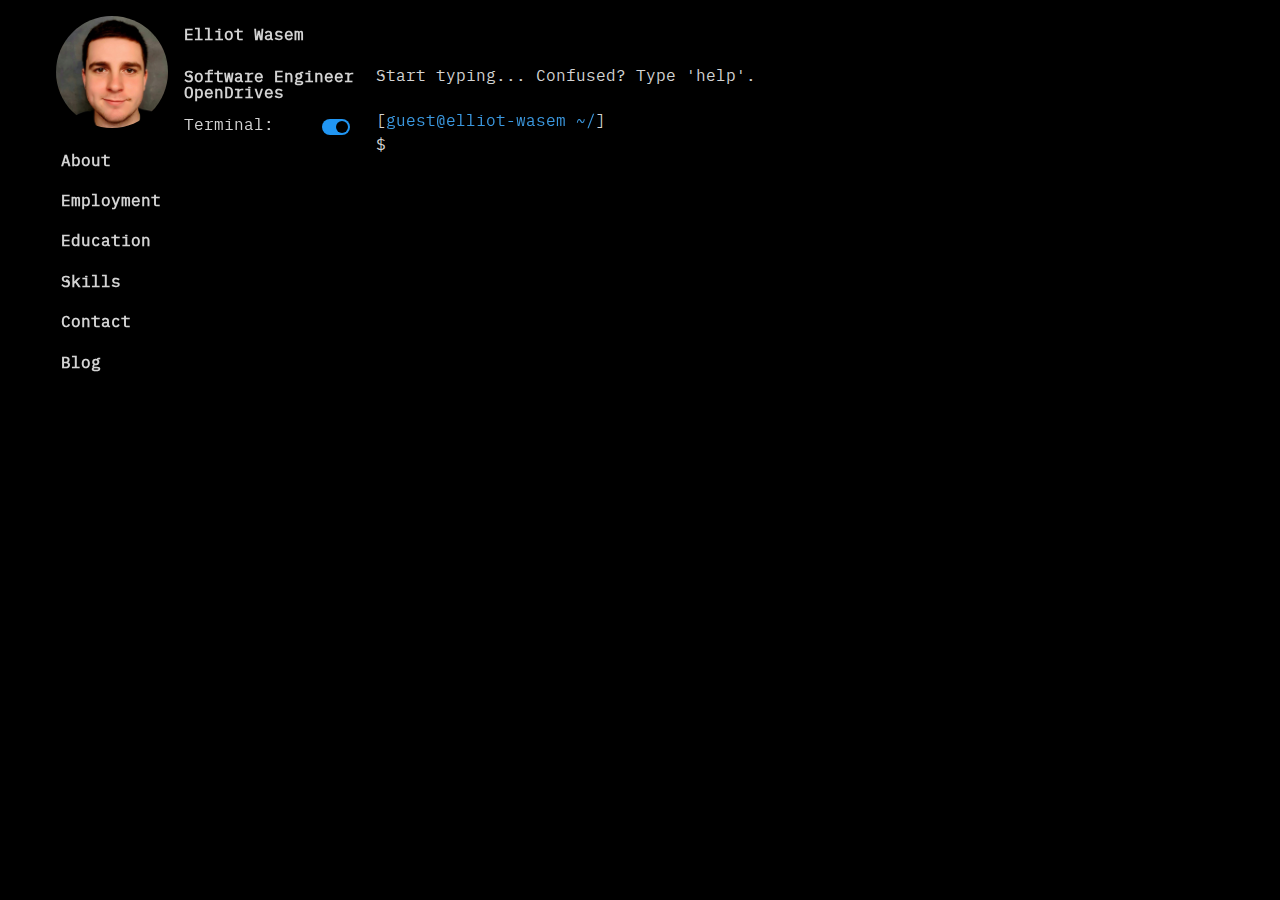
<file: index.html>
<!DOCTYPE html>
<html>

<head>
    <meta charset="utf8" />
    <link rel="stylesheet" href="style.css" />
    <title>Elliot Wasem - Software Engineer</title>
</head>
<!--  onclick="document.getElementById('main-entry').focus()" -->

<body onload="document.getElementById('main-entry').focus()">
    <!--  Sidebar, anything in this div will be fixed  -->
    <div id='sidebar'>
        <div id="imgdiv">
            <a href="index.html" id="imglink"><img src="me.jpg" alt="me.jpg" id="propic"></img></a>
            <div id="mydescription">
                <h1 class="basicinfo">Elliot Wasem</h1>
                <h3 class="basicinfo">Software Engineer<br />OpenDrives</h3>
                <div id="termtoggle">
                    <div class="basicinfo" id="termlabel">Terminal:</div>
                    <label class="switch">
                        <input type="checkbox" id="termcheckbox" checked="true" />
                        <span class="slider"></span>
                    </label>
                </div>
            </div>
        </div>
        <div class='navbutton' onclick="clickAbout()"><button>About</button></div>
        <div class='navbutton' onclick="clickEmployment()"><button>Employment</button></div>
        <div class='innernavbutton employment-children' onclick="clickJob('OpenDrives.txt')"><button>OpenDrives
                Inc</button></div>
        <div class='innernavbutton employment-children' onclick="clickJob('L3Harris.txt')"><button>L3Harris
                Technologies</button></div>
        <div class='innernavbutton employment-children' onclick="clickJob('TutoringServices.txt')"><button>Tutoring
                Services</button></div>
        <div class='innernavbutton employment-children' onclick="clickJob('WisEngineering.txt')"><button>WisEngineering
                LLC</button></div>
        <div class='innernavbutton employment-children' onclick="clickJob('DexGroup.txt')"><button>DexGroup LLC</button>
        </div>
        <div class='innernavbutton employment-children' onclick="clickJob('DexterityDB.txt')">
            <button>DexterityDB</button>
        </div>
        <div class='innernavbutton employment-children' onclick="clickJob('ResearchAssistant.txt')"><button>Research
                Assistant</button></div>
        <div class='innernavbutton employment-children' onclick="clickCourseAssistant()"><button>Course
                Assistantships</button></div>
        <div class='innerinnernavbutton courseassistant-children' onclick="clickAssistantJob('Algorithms.txt')">
            <button>Algorithms</button>
        </div>
        <div class='innerinnernavbutton courseassistant-children'
            onclick="clickAssistantJob('ConcurrentProgramming.txt')"><button>Concurrent Programming</button></div>
        <div class='innerinnernavbutton courseassistant-children' onclick="clickAssistantJob('DatabaseManagement.txt')">
            <button>Database Management Systems</button>
        </div>
        <div class='innerinnernavbutton courseassistant-children'><button
                onclick="clickAssistantJob('IntroToWeb.txt')">Intro to Web Development</button></div>
        <div class='innerinnernavbutton courseassistant-children'><button
                onclick="clickAssistantJob('Systems.txt')">Systems Programming</button></div>
        <div class='innernavbutton employment-children' onclick="clickJob('MarketSource.txt')">
            <button>MarketSource</button>
        </div>
        <div class='navbutton' onclick="clickEducation()"><button>Education</button></div>
        <div class='innernavbutton education-children' onclick="clickFile('StevensInstitute.txt')"><button>Stevens
                Institute of Technology</button></div>
        <div class='innernavbutton education-children' onclick="clickFile('MercerCounty.txt')"><button>Mercer County
                Community College</button></div>
        <div class='navbutton' onclick="clickSkills()"><button>Skills</button></div>
        <div class='innernavbutton skills-children' onclick="clickFile('ProgrammingLanguages.txt')"><button>Programming
                Languages</button></div>
        <div class='innernavbutton skills-children' onclick="clickFile('Software.txt')"><button>Software</button></div>
        <div class='innernavbutton skills-children' onclick="clickFile('OtherSkills.txt')"><button>Other Skills</button>
        </div>
        <div class='navbutton' onclick="clickContact()"><button>Contact</button></div>
        <div class='navbutton'><a href="manpage/manpage_table_of_contents.html"><button>Blog</button></a></div>
    </div>

    <!--  Main "terminal", anything in here will be in the terminal  -->
    <div class='text-section' id='main-body'>
        <div id='terminal-section'>
            <form onsubmit="get_entry(); return false" action="">
                <p id="hist">Start typing... Confused? Type 'help'.</p>
                <span id="prompt">~/ $ </span><input type="text" id='main-entry' class='text-section'
                    autocomplete="off">
            </form>
        </div>
        <div id='gui-section'>
            <p id='gui-display-contents'></p>
        </div>
    </div>
</body>
<script src="pseudo_file_contents/aboutcontents.js"></script>
<script src="pseudo_file_contents/contactcontents.js"></script>
<script src="pseudo_file_contents/employment_file_contents/wisengineeringcontents.js"></script>
<script src="pseudo_file_contents/employment_file_contents/tutoringcontents.js"></script>
<script src="pseudo_file_contents/employment_file_contents/opendrivescontents.js"></script>
<script src="pseudo_file_contents/employment_file_contents/l3harriscontents.js"></script>
<script src="pseudo_file_contents/employment_file_contents/dexgroupcontents.js"></script>
<script src="pseudo_file_contents/employment_file_contents/dexteritycontents.js"></script>
<script src="pseudo_file_contents/employment_file_contents/researchassistantcontents.js"></script>
<script src="pseudo_file_contents/employment_file_contents/marketsourcecontents.js"></script>
<script src="pseudo_file_contents/employment_file_contents/course_assistantships/systemscontents.js"></script>
<script src="pseudo_file_contents/employment_file_contents/course_assistantships/algorithmscontents.js"></script>
<script src="pseudo_file_contents/employment_file_contents/course_assistantships/concurrentcontents.js"></script>
<script
    src="pseudo_file_contents/employment_file_contents/course_assistantships/databaseManagementSystemsContents.js"></script>
<script
    src="pseudo_file_contents/employment_file_contents/course_assistantships/introToWebProgrammingContents.js"></script>
<script src="pseudo_file_contents/education_file_contents/stevenscontents.js"></script>
<script src="pseudo_file_contents/education_file_contents/mercercontents.js"></script>
<script src="pseudo_file_contents/skills_file_contents/proglangscontents.js"></script>
<script src="pseudo_file_contents/skills_file_contents/softwarecontents.js"></script>
<script src="pseudo_file_contents/skills_file_contents/othercontents.js"></script>

<script src="helpcontents.js"></script>
<script src="terminal.js"></script>

</html>
</file>
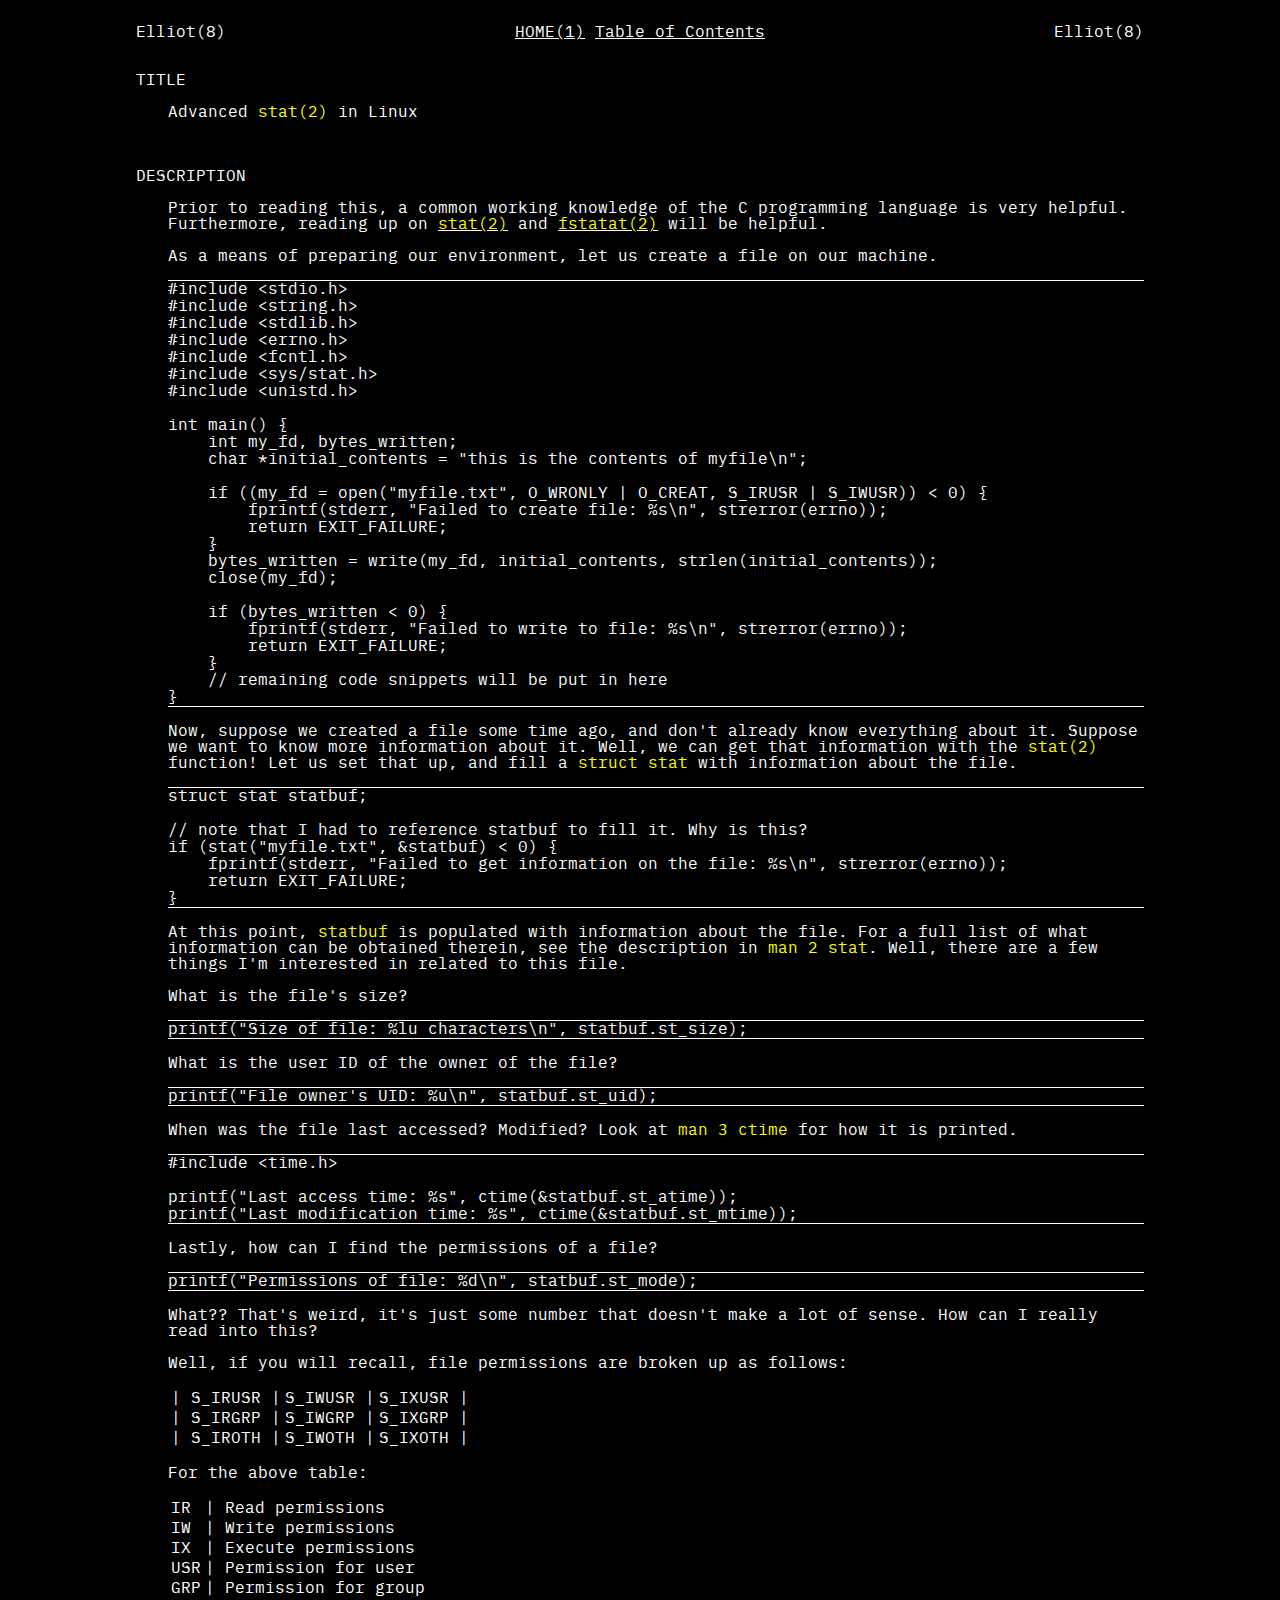
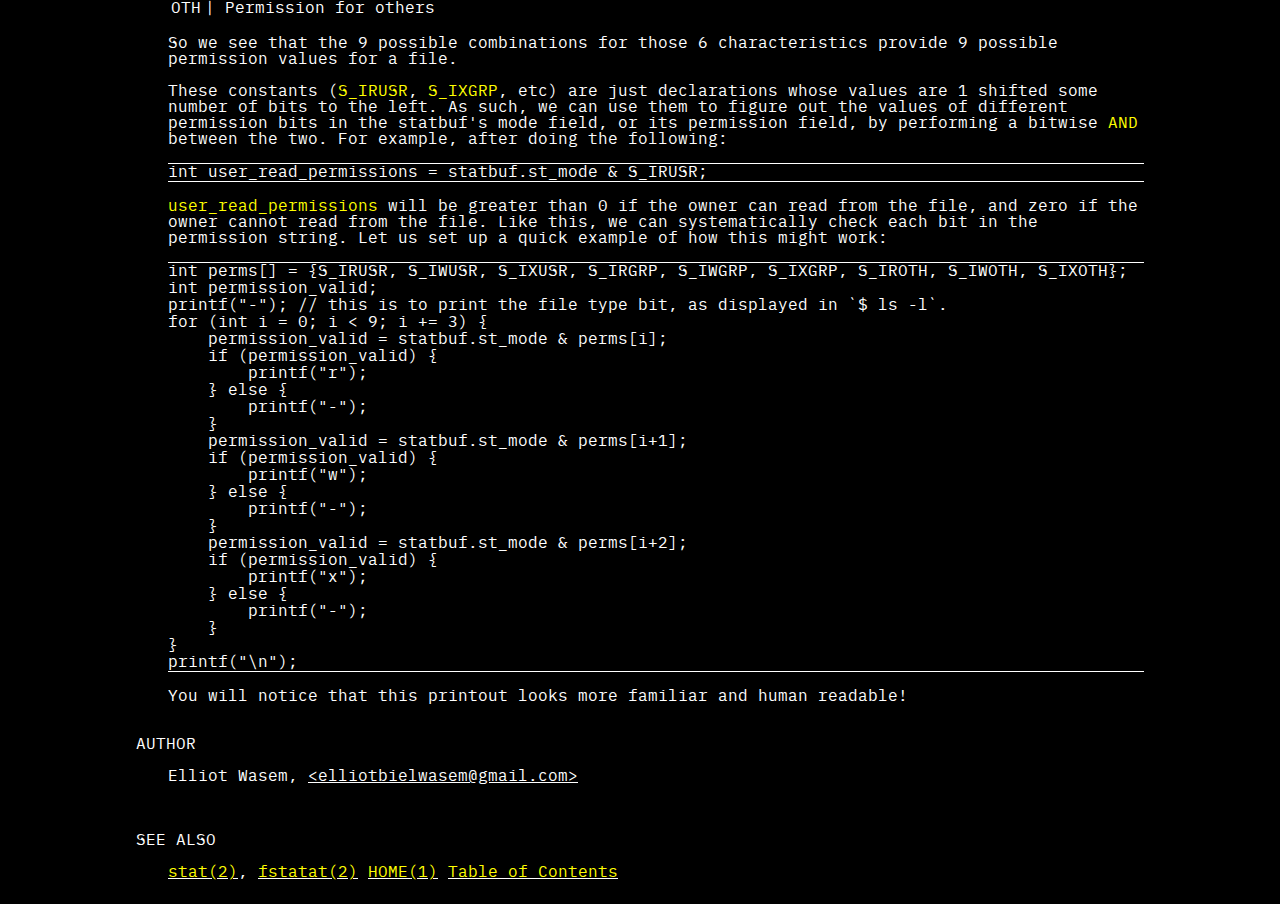
<file: manpage/manpage_advanced_stat.html>
<!DOCTYPE html>
<html>

<head>
    <meta charset="utf8" />
    <link rel="stylesheet" href="style.css" />
    <title>Advanced stat(2) in Linux</title>
</head>

<body>
    <div class="header-footer">
        <div class="header-footer-left">
            <p>
                Elliot(8)
            </p>
        </div>
        <div class="header-footer-middle">
            <p>
                <a href="../index.html">HOME(1)</a>
                <a href="manpage_table_of_contents.html">Table of Contents</a>
            </p>
        </div>
        <div class="header-footer-right">
            <p>
                Elliot(8)
            </p>
        </div>
    </div>
    <div class="section">
        <div class="section-header">
            <p>TITLE</p>
        </div>
        <div class="section-contents">
            <p>Advanced <span class="highlight">stat(2)</span> in Linux</p>
        </div>
    </div>
    <div class="section">
        <div class="section-header">
            <p>DESCRIPTION</p>
        </div>
        <div class="section-contents">
            <p>
                Prior to reading this, a common working knowledge of the C programming language
                is very helpful. Furthermore, reading up on
                <a href="https://linux.die.net/man/2/stat"><span class="highlight">stat(2)</span></a> and
                <a href="https://linux.die.net/man/2/fstatat"><span class="highlight">fstatat(2)</span></a> will be
                helpful.
            </p>
            <p>As a means of preparing our environment, let us create a file on our machine.</p>
            <pre><code>#include &ltstdio.h&gt
#include &ltstring.h&gt
#include &ltstdlib.h&gt
#include &lterrno.h&gt
#include &ltfcntl.h&gt
#include &ltsys/stat.h&gt
#include &ltunistd.h&gt
    
int main() {
    int my_fd, bytes_written;
    char *initial_contents = "this is the contents of myfile\n";
    
    if ((my_fd = open("myfile.txt", O_WRONLY | O_CREAT, S_IRUSR | S_IWUSR)) &lt 0) {
        fprintf(stderr, "Failed to create file: %s\n", strerror(errno));
        return EXIT_FAILURE;
    }
    bytes_written = write(my_fd, initial_contents, strlen(initial_contents));
    close(my_fd);
    
    if (bytes_written &lt 0) {
        fprintf(stderr, "Failed to write to file: %s\n", strerror(errno));
        return EXIT_FAILURE;
    }
    // remaining code snippets will be put in here
}</code></pre>
            <p>
                Now, suppose we created a file some time ago, and don't already know everything about it.
                Suppose we want to know more information about it. Well, we can get that information with
                the <span class="highlight">stat(2)</span> function! Let us set that up, and fill a
                <span class="highlight">struct stat</span> with information about the file.
            </p>
            <pre><code>struct stat statbuf;

// note that I had to reference statbuf to fill it. Why is this?
if (stat("myfile.txt", &statbuf) &lt 0) {
    fprintf(stderr, "Failed to get information on the file: %s\n", strerror(errno));
    return EXIT_FAILURE;
}</code></pre>
            <p>
                At this point, <span class="highlight">statbuf</span> is populated with information about the file.
                For a full list of what information can be obtained therein, see the description in <span
                    class="highlight">man 2 stat</span>.
                Well, there are a few things I'm interested in related to this file.
            </p>
            <p>What is the file's size?</p>
            <pre><code>printf("Size of file: %lu characters\n", statbuf.st_size);</code></pre>
            <p>What is the user ID of the owner of the file?</p>
            <pre><code>printf("File owner's UID: %u\n", statbuf.st_uid);</code></pre>
            <p>When was the file last accessed? Modified? Look at <span class="highlight">man 3 ctime</span> for how it
                is printed.</p>
            <pre><code>#include &lttime.h&gt

printf("Last access time: %s", ctime(&statbuf.st_atime));
printf("Last modification time: %s", ctime(&statbuf.st_mtime));</code></pre>
            <p>Lastly, how can I find the permissions of a file?</p>
            <pre><code>printf("Permissions of file: %d\n", statbuf.st_mode);</code></pre>
            <p>What?? That's weird, it's just some number that doesn't make a lot of sense. How can I really read into
                this?</p>
            <p>Well, if you will recall, file permissions are broken up as follows:</p>
            <table>
                <tr>
                    <td>| S_IRUSR | </td>
                    <td>S_IWUSR | </td>
                    <td>S_IXUSR | </td>
                </tr>
                <tr>
                    <td>| S_IRGRP | </td>
                    <td>S_IWGRP | </td>
                    <td>S_IXGRP | </td>
                </tr>
                <tr>
                    <td>| S_IROTH | </td>
                    <td>S_IWOTH | </td>
                    <td>S_IXOTH | </td>
                </tr>
            </table>
            <p>For the above table:</p>
            <table>
                <tr>
                    <td>IR</td>
                    <td> | Read permissions</td>
                </tr>
                <tr>
                    <td>IW</td>
                    <td> | Write permissions</td>
                </tr>
                <tr>
                    <td>IX</td>
                    <td> | Execute permissions</td>
                </tr>
                <tr>
                    <td>USR</td>
                    <td> | Permission for user</td>
                </tr>
                <tr>
                    <td>GRP</td>
                    <td> | Permission for group</td>
                </tr>
                <tr>
                    <td>OTH</td>
                    <td> | Permission for others</td>
                </tr>
            </table>
            <p>So we see that the 9 possible combinations for those 6 characteristics provide
                9 possible permission values for a file.</p>
            <p>These constants (<span class="highlight">S_IRUSR</span>,
                <span class="highlight">S_IXGRP</span>, etc) are just declarations whose values are
                1 shifted some number of bits to the left. As such, we can use them to figure out
                the values of different permission bits in the statbuf's mode field, or its permission
                field, by performing a bitwise <span class="highlight">AND</span> between the two.
                For example, after doing the following:
            </p>
            <pre><code>int user_read_permissions = statbuf.st_mode & S_IRUSR;</code></pre>
            <p><span class="highlight">user_read_permissions</span> will be greater than 0 if
                the owner can read from the file, and zero if the owner cannot read from the file. Like
                this, we can systematically check each bit in the permission string. Let us set up a
                quick example of how this might work:</p>
            <pre><code>int perms[] = {S_IRUSR, S_IWUSR, S_IXUSR, S_IRGRP, S_IWGRP, S_IXGRP, S_IROTH, S_IWOTH, S_IXOTH};
int permission_valid;
printf("-"); // this is to print the file type bit, as displayed in `$ ls -l`.
for (int i = 0; i < 9; i += 3) {
    permission_valid = statbuf.st_mode & perms[i];
    if (permission_valid) {
        printf("r");
    } else {
        printf("-");
    }
    permission_valid = statbuf.st_mode & perms[i+1];
    if (permission_valid) {
        printf("w");
    } else {
        printf("-");
    }
    permission_valid = statbuf.st_mode & perms[i+2];
    if (permission_valid) {
        printf("x");
    } else {
        printf("-");
    }
}
printf("\n");</code></pre>
            <p>You will notice that this printout looks more familiar and human readable!</p>
        </div>
    </div>
    <div class="section">
        <div class="section-header">AUTHOR</div>
        <div class="section-contents"><p>Elliot Wasem, <a
                href="mailto:elliotbielwasem@gmail.com">&ltelliotbielwasem@gmail.com&gt</a></p></div>
    </div>
    <div class="section">
        <div class="section-header">
            <p>SEE ALSO</p>
        </div>
        <div class="section-contents">
            <p>
                <a href="https://linux.die.net/man/2/stat"><span class="highlight">stat(2)</span></a>,
                <a href="https://linux.die.net/man/2/fstatat"><span class="highlight">fstatat(2)</span></a>
                <a href="../index.html"><span class="highlight">HOME(1)</span></a>
                <a href="manpage_table_of_contents.html"><span class="highlight">Table of Contents</span></a>
            </p>
        </div>
    </div>
    <div class="header-footer">
        <div class="header-footer-left">
            <p>
                Elliot(8)
            </p>
        </div>
        <div class="header-footer-middle">
            <p>
                March 30, 2023
            </p>
        </div>
        <div class="header-footer-right">
            <p>
                Elliot(8)
            </p>
        </div>
    </div>
</body>
<script src="script.js"></script>

</html>
</file>
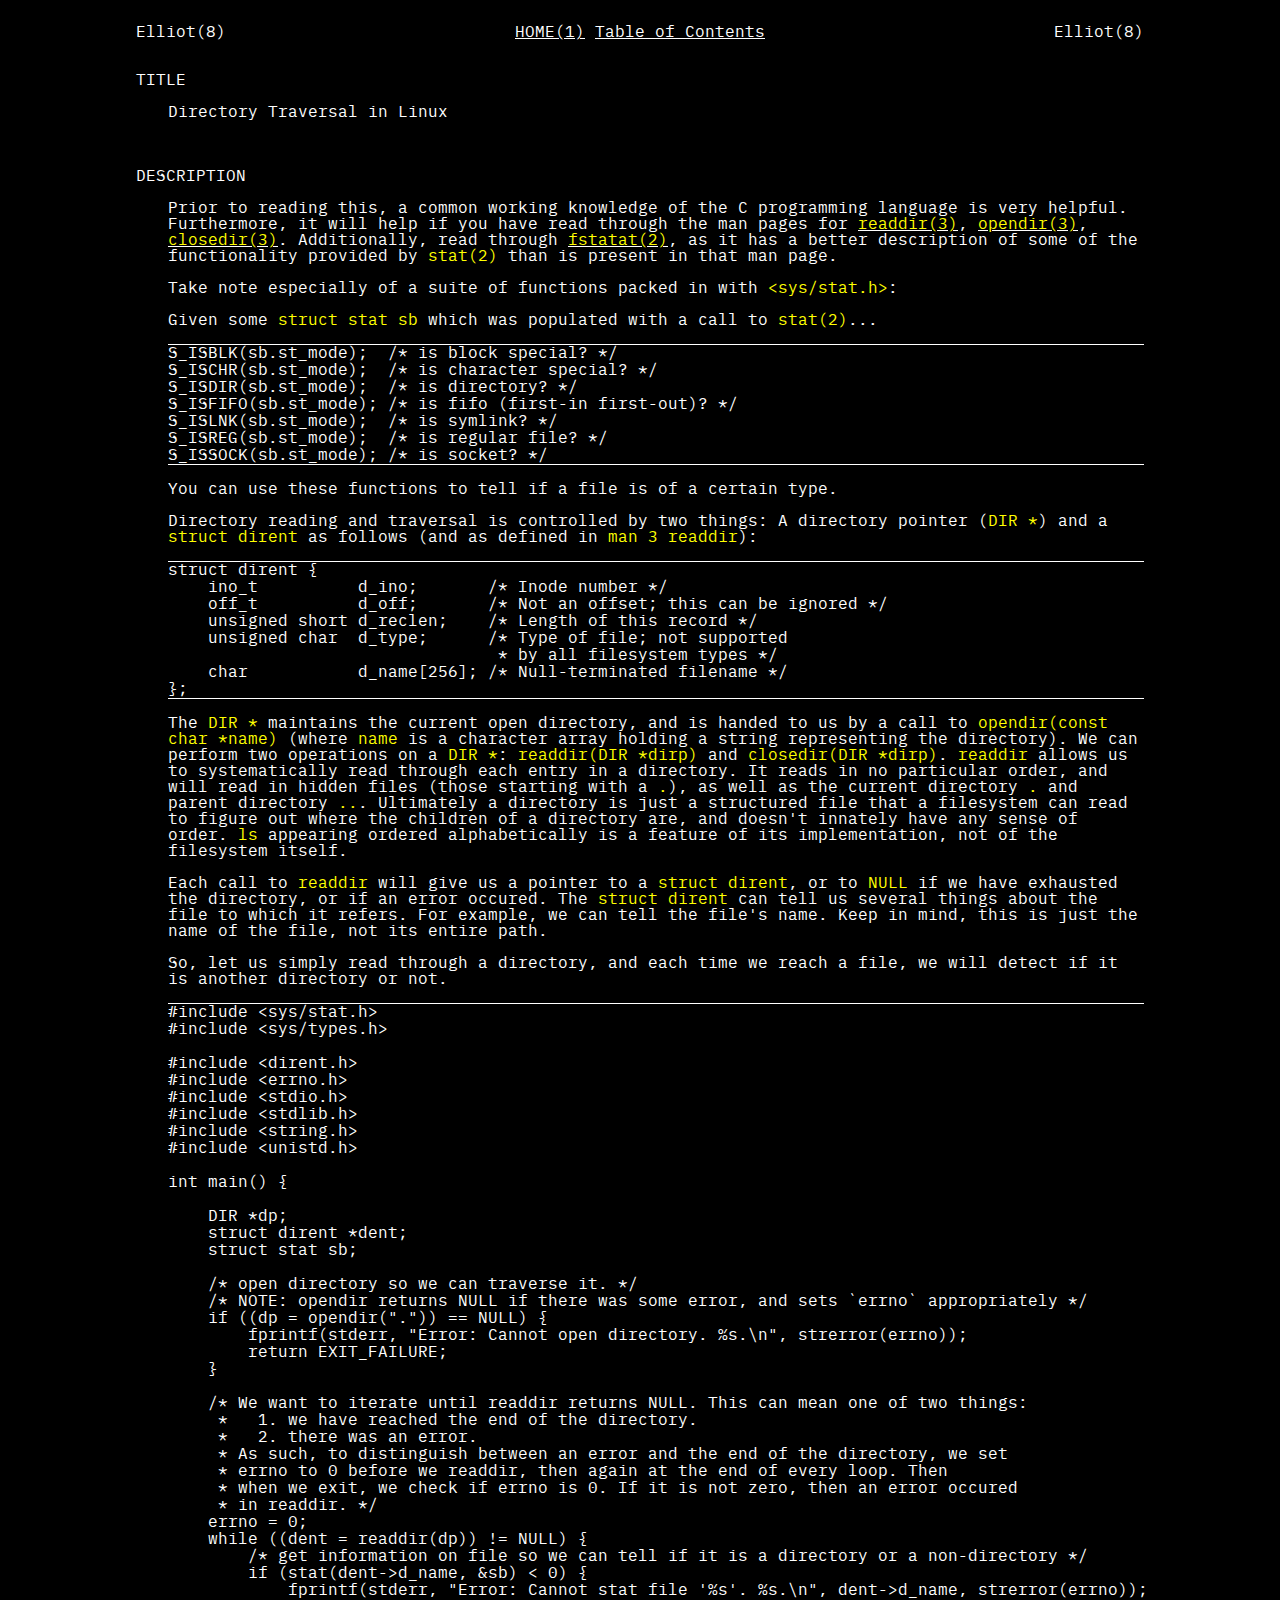
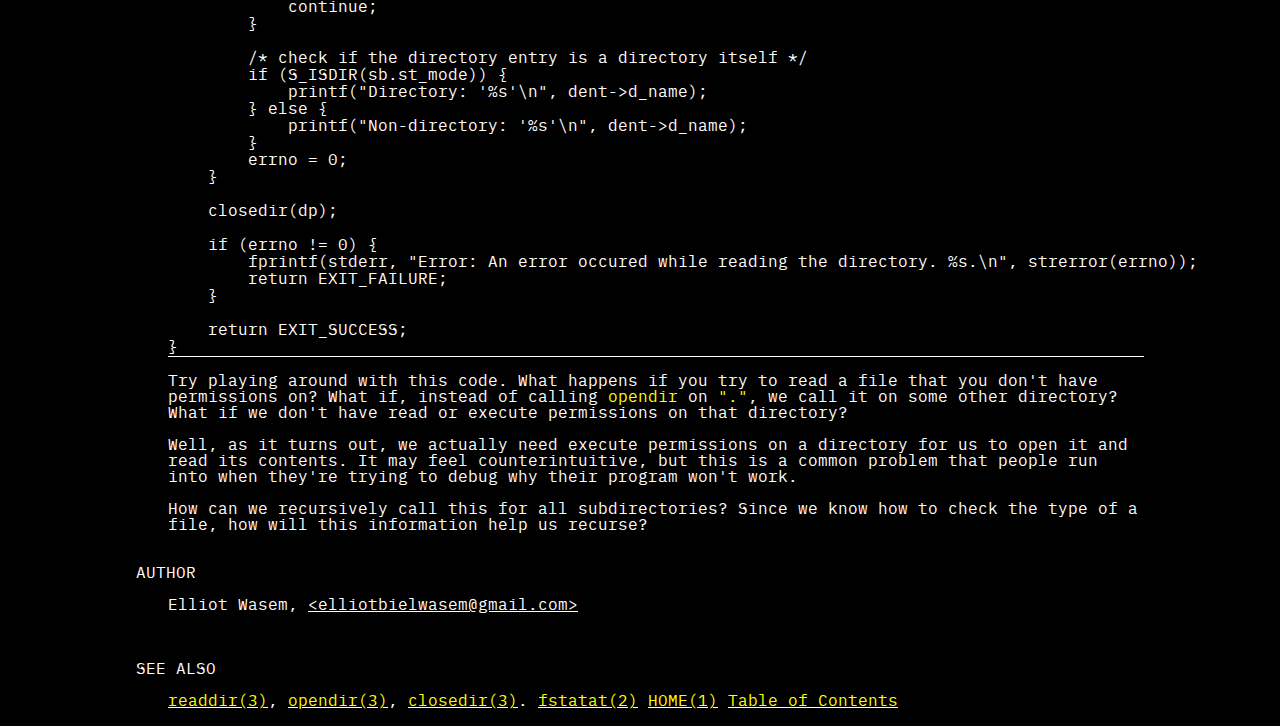
<file: manpage/manpage_directory_traversal.html>
<!DOCTYPE html>
<html>

<head>
    <meta charset="utf8" />
    <link rel="stylesheet" href="style.css" />
    <title>Directory Traversal in Linux</title>
</head>

<body>
    <div class="header-footer">
        <div class="header-footer-left">
            <p>
                Elliot(8)
            </p>
        </div>
        <div class="header-footer-middle">
            <p>
                <a href="../index.html">HOME(1)</a>
                <a href="manpage_table_of_contents.html">Table of Contents</a>
            </p>
        </div>
        <div class="header-footer-right">
            <p>
                Elliot(8)
            </p>
        </div>
    </div>
    <div class="section">
        <div class="section-header">
            <p>TITLE</p>
        </div>
        <div class="section-contents">
            <p>Directory Traversal in Linux</p>
        </div>
    </div>
    <div class="section">
        <div class="section-header">
            <p>DESCRIPTION</p>
        </div>
        <div class="section-contents">
            <p>
                Prior to reading this, a common working knowledge of the C programming language is very helpful.
                Furthermore, it will help if you have read through the man pages for
                <a href="https://man7.org/linux/man-pages/man3/readdir.3.html"><span
                        class="highlight">readdir(3)</span></a>,
                <a href="https://man7.org/linux/man-pages/man3/opendir.3.html"><span
                        class="highlight">opendir(3)</span></a>,
                <a href="https://man7.org/linux/man-pages/man3/closedir.3.html"><span
                        class="highlight">closedir(3)</span></a>.
                Additionally, read through <a href="https://linux.die.net/man/2/fstatat"><span
                        class="highlight">fstatat(2)</span></a>,
                as it has a better description of some of the functionality provided by <span
                    class="highlight">stat(2)</span>
                than is present in that man page.
            </p>
            <p>
                Take note especially of a suite of functions packed in with <span
                    class="highlight">&ltsys/stat.h&gt</span>:
            </p>
            <p>
                Given some <span class="highlight">struct stat sb</span> which was populated with a call to <span
                    class="highlight">stat(2)</span>...
            </p>
            <pre><code>S_ISBLK(sb.st_mode);  /* is block special? */
S_ISCHR(sb.st_mode);  /* is character special? */
S_ISDIR(sb.st_mode);  /* is directory? */
S_ISFIFO(sb.st_mode); /* is fifo (first-in first-out)? */
S_ISLNK(sb.st_mode);  /* is symlink? */
S_ISREG(sb.st_mode);  /* is regular file? */
S_ISSOCK(sb.st_mode); /* is socket? */</code></pre>
            <p>
                You can use these functions to tell if a file is of a certain type.
            </p>
            <p>
                Directory reading and traversal is controlled by two things:
                A directory pointer (<span class="highlight">DIR *</span>)
                and a <span class="highlight">struct dirent</span> as follows
                (and as defined in <span class="highlight">man 3 readdir</span>):
            </p>
            <pre><code>struct dirent {
    ino_t          d_ino;       /* Inode number */
    off_t          d_off;       /* Not an offset; this can be ignored */
    unsigned short d_reclen;    /* Length of this record */
    unsigned char  d_type;      /* Type of file; not supported
                                 * by all filesystem types */
    char           d_name[256]; /* Null-terminated filename */
};</code></pre>
            <p>
                The <span class="highlight">DIR *</span> maintains the current open
                directory, and is handed to us by a call to
                <span class="highlight">opendir(const char *name)</span>
                (where <span class="highlight">name</span> is a character array holding
                a string representing the directory). We can perform two operations on a
                <span class="highlight">DIR *</span>:
                <span class="highlight">readdir(DIR *dirp)</span> and
                <span class="highlight">closedir(DIR *dirp)</span>.
                <span class="highlight">readdir</span> allows us to systematically read through
                each entry in a directory. It reads in no particular order, and will read in
                hidden files (those starting with a <span class="highlight">.</span>), as well as
                the current directory <span class="highlight">.</span> and parent directory
                <span class="highlight">..</span>. Ultimately a directory is just a structured file
                that a filesystem can read to figure out where the children of a directory are, and
                doesn't innately have any sense of order. <span class="highlight">ls</span> appearing
                ordered alphabetically is a feature of its implementation, not of the filesystem itself.
            </p>
            <p>
                Each call to <span class="highlight">readdir</span> will give us a pointer to a
                <span class="highlight">struct dirent</span>, or to <span class="highlight">NULL</span>
                if we have exhausted the directory, or if an error occured. The
                <span class="highlight">struct dirent</span> can tell us several things about the file to
                which it refers. For example, we can tell the file's name. Keep in mind, this is just the
                name of the file, not its entire path.
            </p>
            <p>
                So, let us simply read through a directory, and each time we reach a file,
                we will detect if it is another directory or not.
            </p>
            <pre><code>#include &ltsys/stat.h&gt
#include &ltsys/types.h&gt

#include &ltdirent.h&gt
#include &lterrno.h&gt
#include &ltstdio.h&gt
#include &ltstdlib.h&gt
#include &ltstring.h&gt
#include &ltunistd.h&gt
            
int main() {
    
    DIR *dp;
    struct dirent *dent;
    struct stat sb;
            
    /* open directory so we can traverse it. */
    /* NOTE: opendir returns NULL if there was some error, and sets `errno` appropriately */
    if ((dp = opendir(".")) == NULL) {
        fprintf(stderr, "Error: Cannot open directory. %s.\n", strerror(errno));
        return EXIT_FAILURE;
    }
            
    /* We want to iterate until readdir returns NULL. This can mean one of two things:
     *   1. we have reached the end of the directory.
     *   2. there was an error.
     * As such, to distinguish between an error and the end of the directory, we set
     * errno to 0 before we readdir, then again at the end of every loop. Then
     * when we exit, we check if errno is 0. If it is not zero, then an error occured 
     * in readdir. */
    errno = 0;
    while ((dent = readdir(dp)) != NULL) {
        /* get information on file so we can tell if it is a directory or a non-directory */
        if (stat(dent-&gtd_name, &sb) &lt 0) {
            fprintf(stderr, "Error: Cannot stat file '%s'. %s.\n", dent->d_name, strerror(errno));
            continue;
        }
            
        /* check if the directory entry is a directory itself */
        if (S_ISDIR(sb.st_mode)) {
            printf("Directory: '%s'\n", dent-&gtd_name);
        } else {
            printf("Non-directory: '%s'\n", dent-&gtd_name);
        }
        errno = 0;
    }
            
    closedir(dp);
            
    if (errno != 0) {
        fprintf(stderr, "Error: An error occured while reading the directory. %s.\n", strerror(errno));
        return EXIT_FAILURE;
    }
            
    return EXIT_SUCCESS;
}</code></pre>
            <p>Try playing around with this code. What happens if you try to read a file that you
                don't have permissions on? What if, instead of calling
                <span class="highlight">opendir</span> on <span class="highlight">"."</span>,
                we call it on some other directory? What if we don't have read or execute permissions
                on that directory?
            </p>
            <p>
                Well, as it turns out, we actually need execute permissions on a directory for us to
                open it and read its contents. It may feel counterintuitive, but this is a common
                problem that people run into when they're trying to debug why their program won't work.
            </p>
            <p>
                How can we recursively call this for all subdirectories? Since we know how to check the
                type of a file, how will this information help us recurse?
            </p>
        </div>
    </div>
    <div class="section">
        <div class="section-header">AUTHOR</div>
        <div class="section-contents">
            <p>Elliot Wasem, <a href="mailto:elliotbielwasem@gmail.com">&ltelliotbielwasem@gmail.com&gt</a></p>
        </div>
    </div>
    <div class="section">
        <div class="section-header">
            <p>SEE ALSO</p>
        </div>
        <div class="section-contents">
            <p>
                <a href="https://man7.org/linux/man-pages/man3/readdir.3.html"><span
                        class="highlight">readdir(3)</span></a>,
                <a href="https://man7.org/linux/man-pages/man3/opendir.3.html"><span
                        class="highlight">opendir(3)</span></a>,
                <a href="https://man7.org/linux/man-pages/man3/closedir.3.html"><span
                        class="highlight">closedir(3)</span></a>.
                <a href="https://linux.die.net/man/2/fstatat"><span class="highlight">fstatat(2)</span></a>
                <a href="../index.html"><span class="highlight">HOME(1)</span></a>
                <a href="manpage_table_of_contents.html"><span class="highlight">Table of Contents</span></a>
            </p>
        </div>
    </div>
    <div class="header-footer">
        <div class="header-footer-left">
            <p>
                Elliot(8)
            </p>
        </div>
        <div class="header-footer-middle">
            <p>
                March 31, 2023
            </p>
        </div>
        <div class="header-footer-right">
            <p>
                Elliot(8)
            </p>
        </div>
    </div>
</body>
<script src="script.js"></script>

</html>
</file>
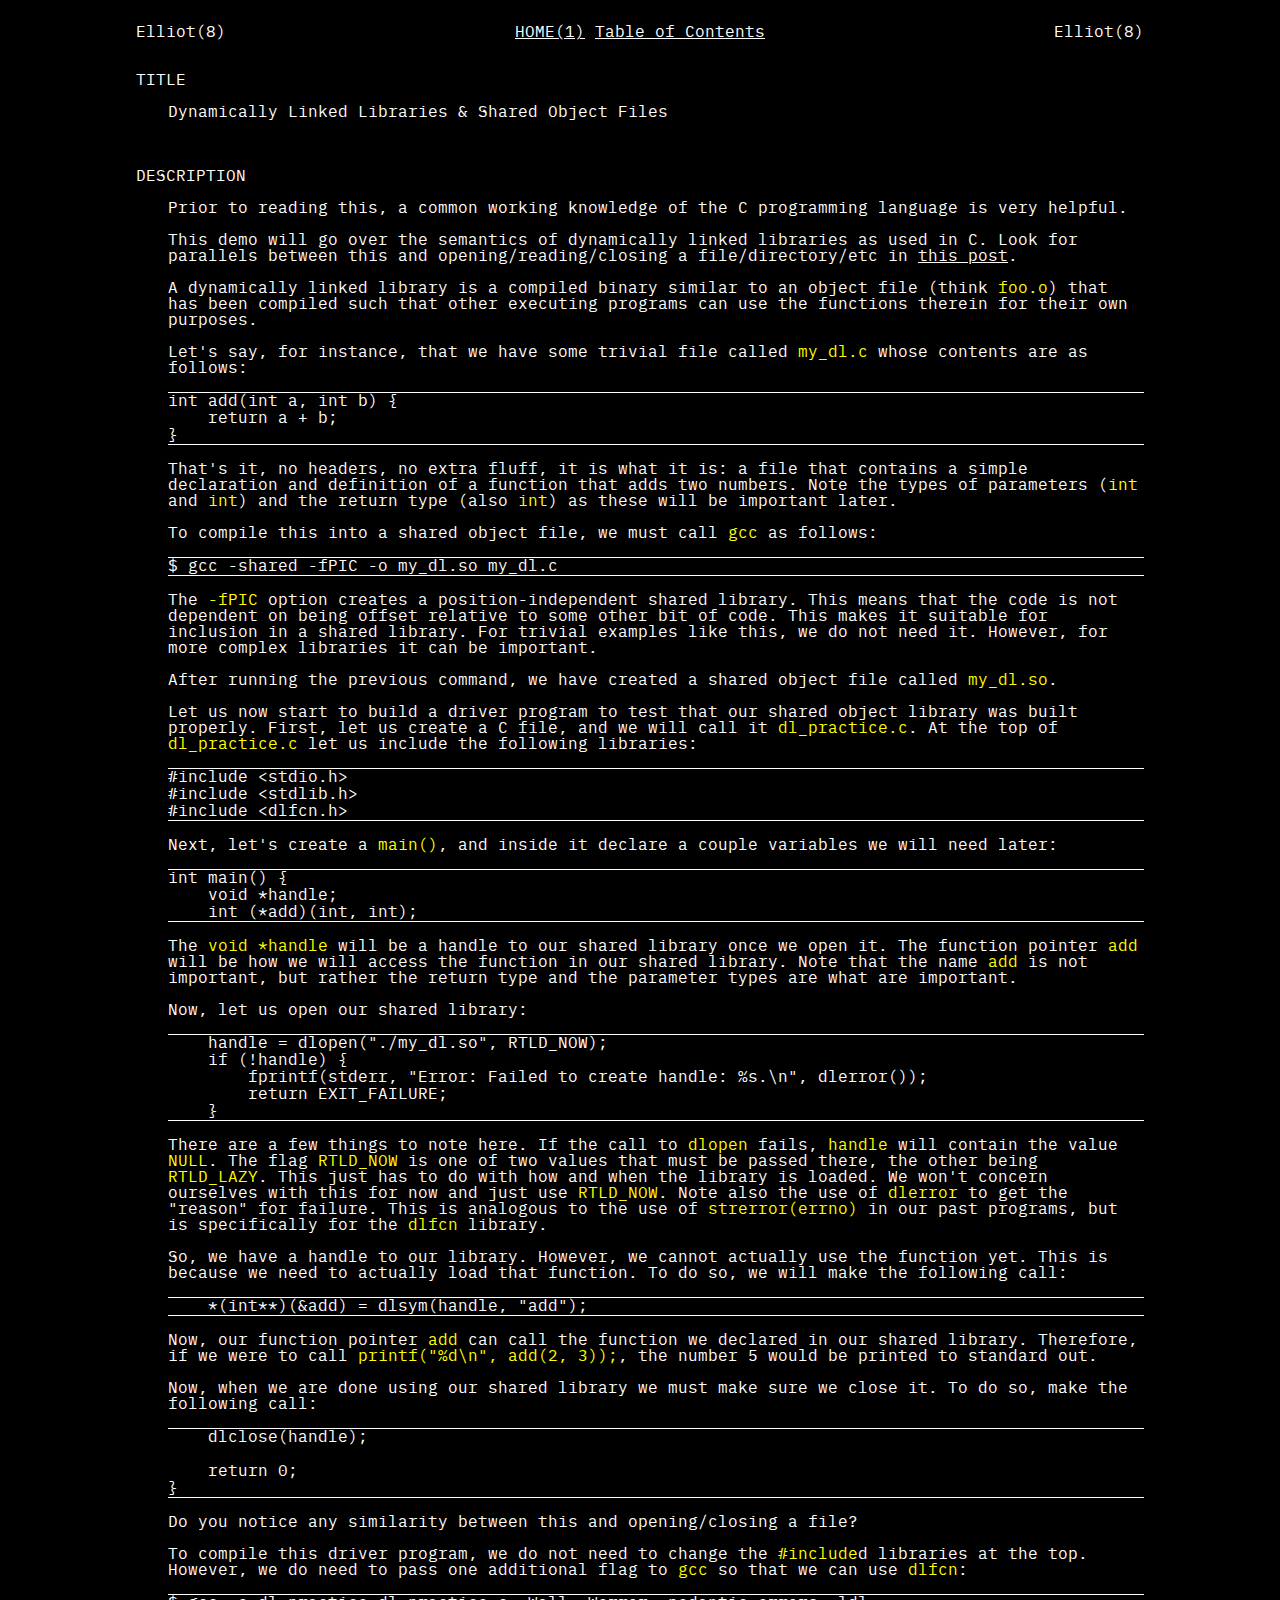
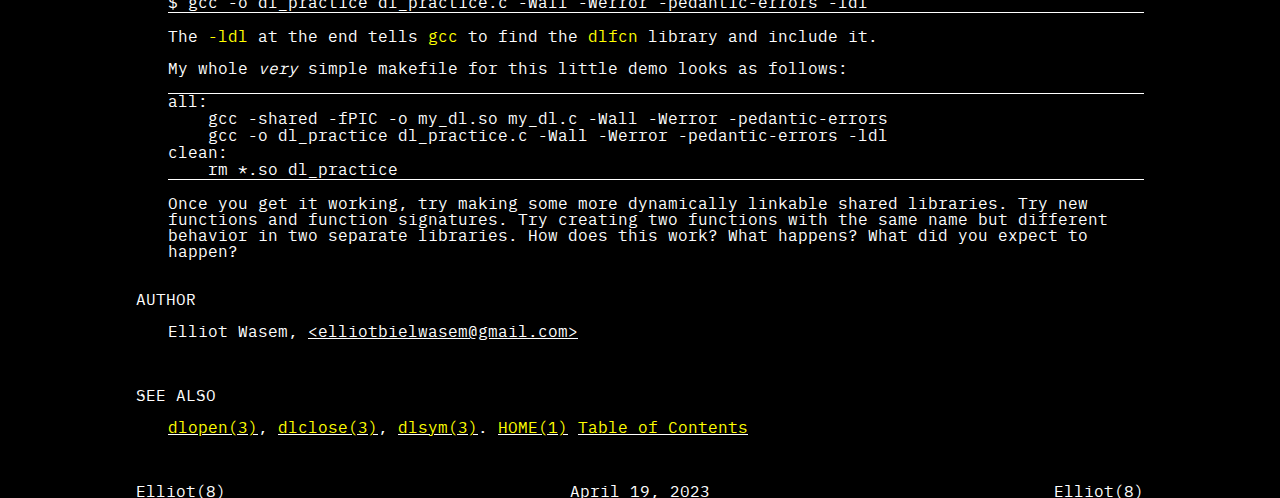
<file: manpage/manpage_dynamically_linked_libs.html>
<!DOCTYPE html>
<html>

<head>
    <meta charset="utf8" />
    <link rel="stylesheet" href="style.css" />
    <title>Elliot Wasem - Software Engineer</title>
</head>

<body>
    <div class="header-footer">
        <div class="header-footer-left">
            <p>
                Elliot(8)
            </p>
        </div>
        <div class="header-footer-middle">
            <p>
                <a href="../index.html">HOME(1)</a>
                <a href="manpage_table_of_contents.html">Table of Contents</a>
            </p>
        </div>
        <div class="header-footer-right">
            <p>
                Elliot(8)
            </p>
        </div>
    </div>
    <div class="section">
        <div class="section-header">
            <p>TITLE</p>
        </div>
        <div class="section-contents">
            <p>Dynamically Linked Libraries & Shared Object Files</p>
        </div>
    </div>
    <div class="section">
        <div class="section-header">
            <p>DESCRIPTION</p>
        </div>
        <div class="section-contents">
            <p>
                Prior to reading this, a common working knowledge of the C programming
                language is very helpful.
            </p>
            <p>
                This demo will go over the semantics of dynamically linked libraries as
                used in C. Look for parallels between this and opening/reading/closing
                a file/directory/etc in <a href="manpage_directory_traversal.html">this post</a>.
            </p>
            <p>
                A dynamically linked library is a compiled binary similar to an object file
                (think <span class="highlight">foo.o</span>) that has been compiled such that
                other executing programs can use the functions therein for their own purposes.
            </p>
            <p>
                Let's say, for instance, that we have some trivial file called
                <span class="highlight">my_dl.c</span> whose contents are as follows:
            </p>
            <pre><code>int add(int a, int b) {
    return a + b;
}</code></pre>
            <p>
                That's it, no headers, no extra fluff, it is what it is: a file that contains
                a simple declaration and definition of a function that adds two numbers.
                Note the types of parameters (<span class="highlight">int</span> and
                <span class="highlight">int</span>) and the return type (also
                <span class="highlight">int</span>) as these will be important later.
            </p>
            <p>
                To compile this into a shared object file, we must call
                <span class="highlight">gcc</span> as follows:
            </p>
            <pre><code>$ gcc -shared -fPIC -o my_dl.so my_dl.c</code></pre>
            <p>
                The <span class="highlight">-fPIC</span> option creates a position-independent
                shared library. This means that the code is not dependent on being offset
                relative to some other bit of code. This makes it suitable for inclusion in a
                shared library. For trivial examples like this, we do not need it. However,
                for more complex libraries it can be important.
            </p>
            <p>
                After running the previous command, we have created a shared object file called
                <span class="highlight">my_dl.so</span>.
            </p>
            <p>
                Let us now start to build a driver program to test that our shared object library
                was built properly. First, let us create a C file, and we will call it
                <span class="highlight">dl_practice.c</span>. At the top of
                <span class="highlight">dl_practice.c</span> let us include the following libraries:
            </p>
            <pre><code>#include &ltstdio.h&gt
#include &ltstdlib.h&gt
#include &ltdlfcn.h&gt</code></pre>
            <p>
                Next, let's create a <span class="highlight">main()</span>, and inside it declare
                a couple variables we will need later:
            </p>
            <pre><code>int main() {
    void *handle;
    int (*add)(int, int);</code></pre>
            <p>
                The <span class="highlight">void *handle</span> will be a handle to our shared
                library once we open it. The function pointer <span class="highlight">add</span>
                will be how we will access the function in our shared library. Note that the name
                <span class="highlight">add</span> is not important, but rather the return type and
                the parameter types are what are important.
            </p>
            <p>
                Now, let us open our shared library:
            </p>
            <pre><code>    handle = dlopen("./my_dl.so", RTLD_NOW);
    if (!handle) {
        fprintf(stderr, "Error: Failed to create handle: %s.\n", dlerror());
        return EXIT_FAILURE;
    }</code></pre>
            <p>
                There are a few things to note here. If the call to
                <span class="highlight">dlopen</span> fails, <span class="highlight">handle</span>
                will contain the value <span class="highlight">NULL</span>. The flag
                <span class="highlight">RTLD_NOW</span> is one of two values that must be passed there,
                the other being <span class="highlight">RTLD_LAZY</span>. This just has to do with how
                and when the library is loaded. We won't concern ourselves with this for now and just
                use <span class="highlight">RTLD_NOW</span>. Note also the use of
                <span class="highlight">dlerror</span> to get the "reason" for failure. This is
                analogous to the use of <span class="highlight">strerror(errno)</span> in our past
                programs, but is specifically for the <span class="highlight">dlfcn</span> library.
            </p>
            <p>
                So, we have a handle to our library. However, we cannot actually use the function
                yet. This is because we need to actually load that function. To do so, we will
                make the following call:
            </p>
            <pre><code>    *(int**)(&add) = dlsym(handle, "add");</code></pre>
            <p>
                Now, our function pointer <span class="highlight">add</span> can call the function
                we declared in our shared library. Therefore, if we were to call
                <span class="highlight">printf("%d\n", add(2, 3));</span>, the number 5 would be printed
                to standard out.
            </p>
            <p>
                Now, when we are done using our shared library we must make sure we close it. To do so,
                make the following call:
            </p>
            <pre><code>    dlclose(handle);

    return 0;
}</code></pre>
            <p>Do you notice any similarity between this and opening/closing a file?</p>
            <p>
                To compile this driver program, we do not need to change the
                <span class="highlight">#include</span>d libraries at the top. However, we do need to
                pass one additional flag to <span class="highlight">gcc</span> so that we can use
                <span class="highlight">dlfcn</span>:
            </p>
            <pre><code>$ gcc -o dl_practice dl_practice.c -Wall -Werror -pedantic-errors -ldl</code></pre>
            <p>
                The <span class="highlight">-ldl</span> at the end tells <span class="highlight">gcc</span>
                to find the <span class="highlight">dlfcn</span> library and include it.
            </p>
            <p> My whole <i>very</i> simple makefile for this little demo looks as follows:</p>
            <pre><code>all:
    gcc -shared -fPIC -o my_dl.so my_dl.c -Wall -Werror -pedantic-errors
    gcc -o dl_practice dl_practice.c -Wall -Werror -pedantic-errors -ldl
clean:
    rm *.so dl_practice</code></pre>
            <p>
                Once you get it working, try making some more dynamically linkable shared
                libraries. Try new functions and function signatures. Try creating two
                functions with the same name but different behavior in two separate libraries.
                How does this work? What happens? What did you expect to happen?
            </p>
        </div>
    </div>
    <div class="section">
        <div class="section-header">AUTHOR</div>
        <div class="section-contents">
            <p>Elliot Wasem, <a href="mailto:elliotbielwasem@gmail.com">&ltelliotbielwasem@gmail.com&gt</a></p>
        </div>
    </div>
    <div class="section">
        <div class="section-header">
            <p>SEE ALSO</p>
        </div>
        <div class="section-contents">
            <p>
                <a href="https://linux.die.net/man/3/dlopen"><span class="highlight">dlopen(3)</span></a>,
                <a href="https://linux.die.net/man/3/dlclose"><span class="highlight">dlclose(3)</span></a>,
                <a href="https://linux.die.net/man/3/dlsym"><span class="highlight">dlsym(3)</span></a>.
                <a href="../index.html"><span class="highlight">HOME(1)</span></a>
                <a href="manpage_table_of_contents.html"><span class="highlight">Table of Contents</span></a>
            </p>
        </div>
    </div>
    <div class="header-footer">
        <div class="header-footer-left">
            <p>
                Elliot(8)
            </p>
        </div>
        <div class="header-footer-middle">
            <p>
                April 19, 2023
            </p>
        </div>
        <div class="header-footer-right">
            <p>
                Elliot(8)
            </p>
        </div>
    </div>
</body>
<script src="script.js"></script>

</html>
</file>
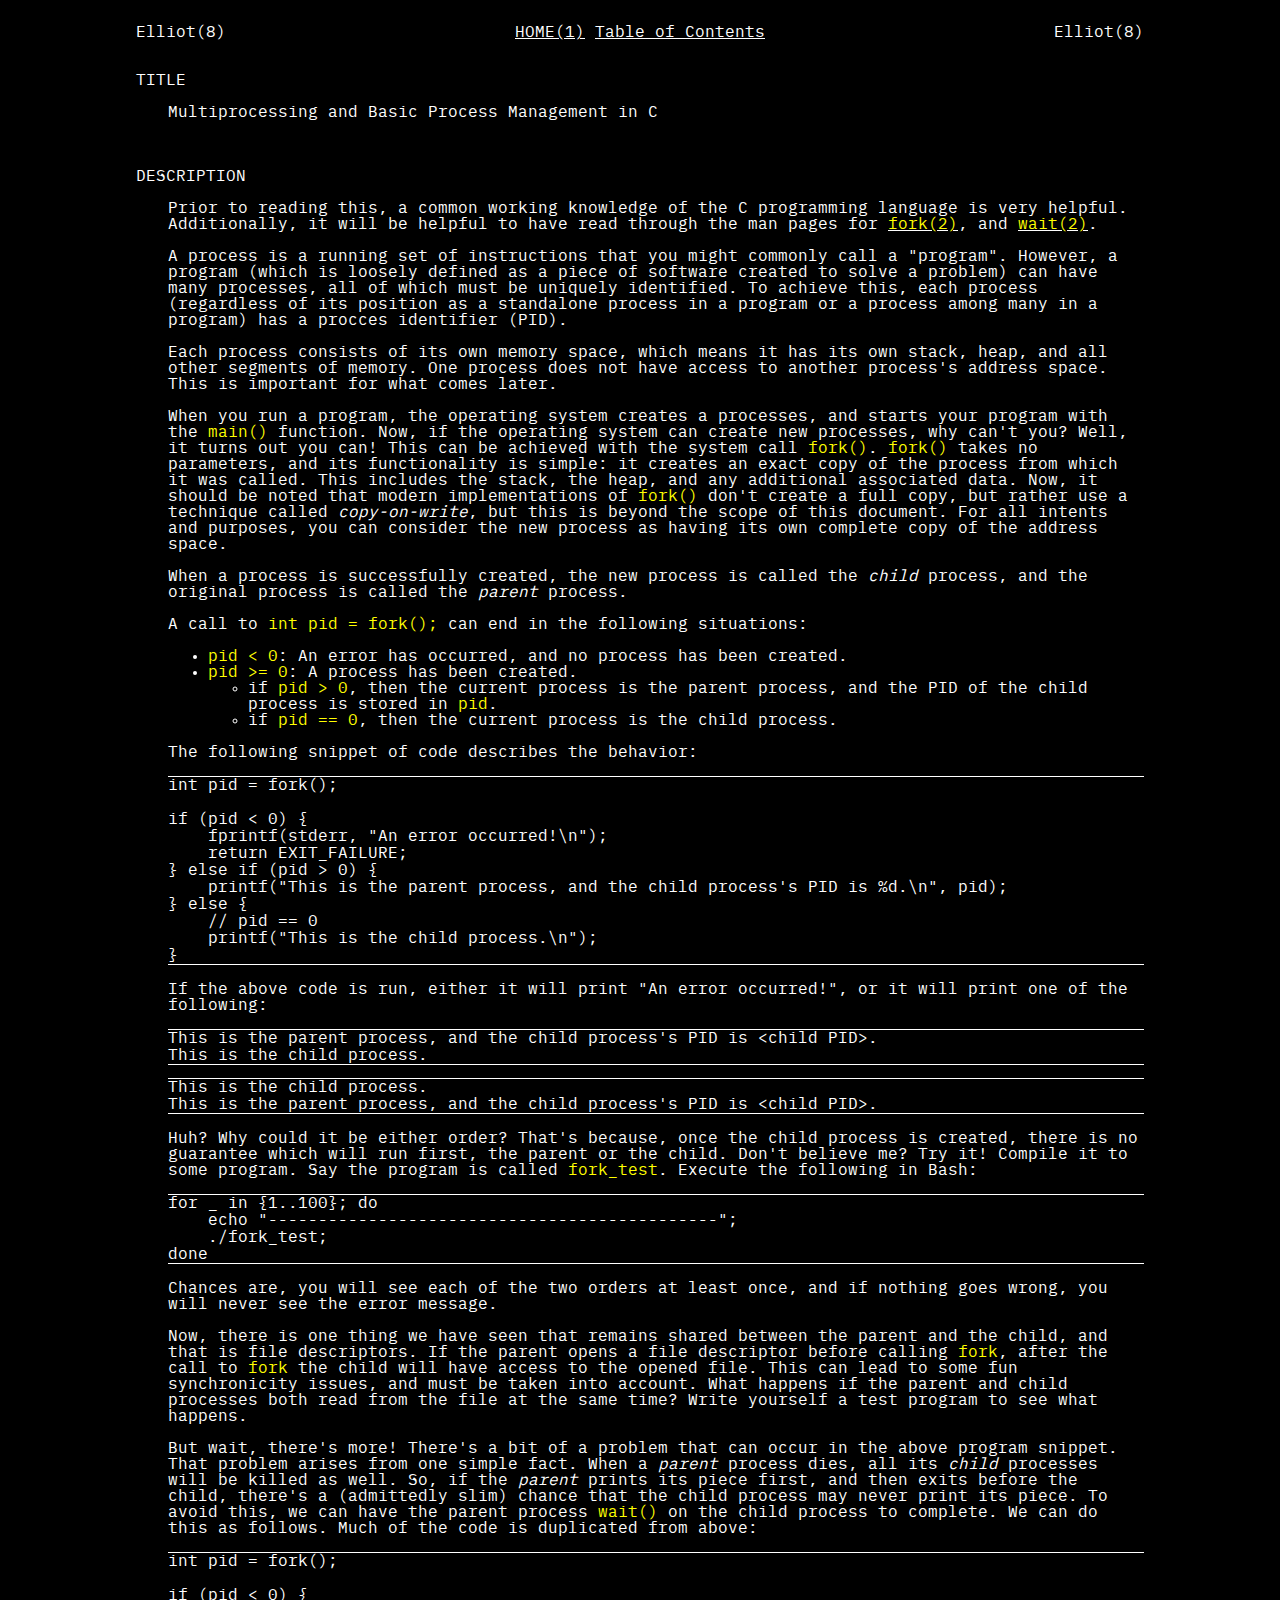
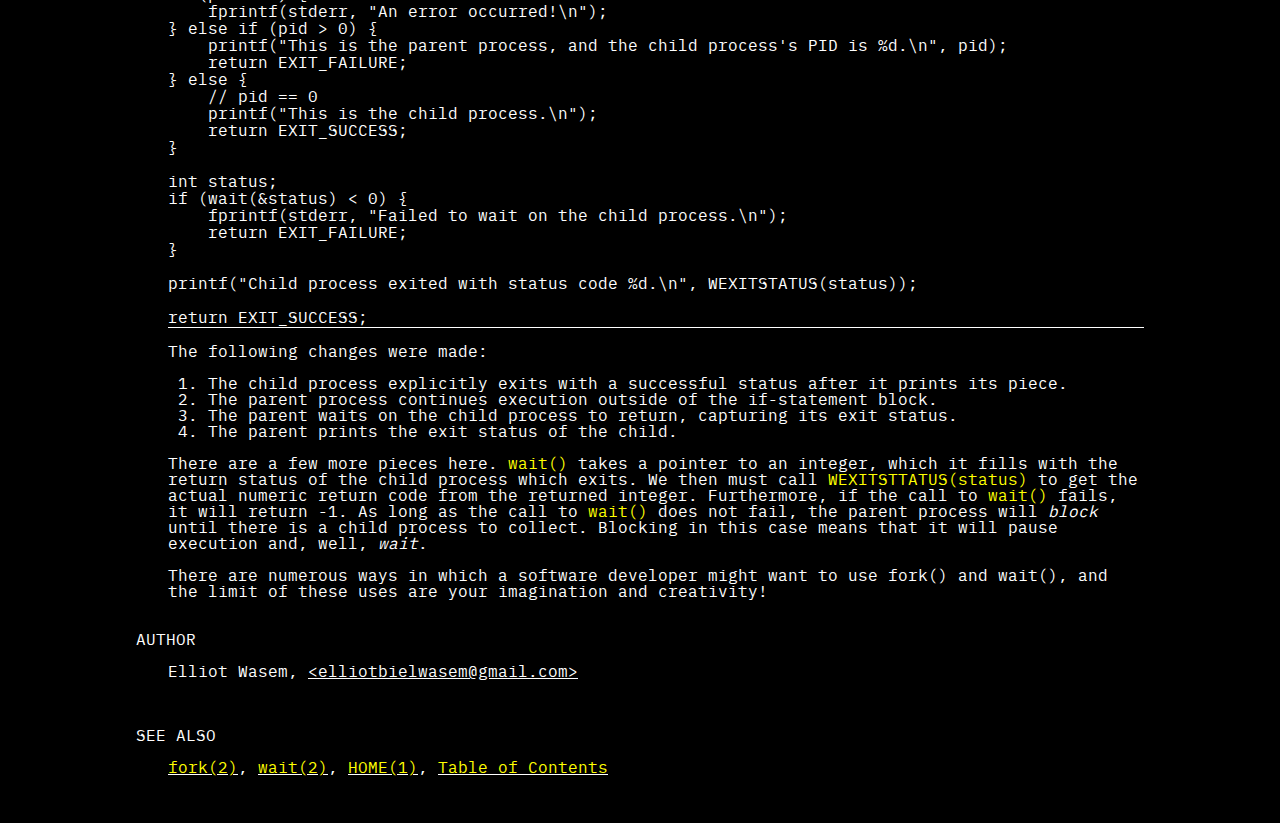
<file: manpage/manpage_fork_multiprocessing.html>
<!DOCTYPE html>
<html>

<head>
    <meta charset="utf8" />
    <link rel="stylesheet" href="style.css" />
    <title>Elliot Wasem - Software Engineer</title>
</head>

<body>
    <div class="header-footer">
        <div class="header-footer-left">
            <p>
                Elliot(8)
            </p>
        </div>
        <div class="header-footer-middle">
            <p>
                <a href="../index.html">HOME(1)</a>
                <a href="manpage_table_of_contents.html">Table of Contents</a>
            </p>
        </div>
        <div class="header-footer-right">
            <p>
                Elliot(8)
            </p>
        </div>
    </div>
    <div class="section">
        <div class="section-header">
            <p>TITLE</p>
        </div>
        <div class="section-contents">
            <p>Multiprocessing and Basic Process Management in C</p>
        </div>
    </div>
    <div class="section">
        <div class="section-header">
            <p>DESCRIPTION</p>
        </div>
        <div class="section-contents">
            <p>
                Prior to reading this, a common working knowledge of the C programming
                language is very helpful. Additionally, it will be helpful to have read through
                the man pages for
                <a href="https://man7.org/linux/man-pages/man2/fork.2.html"><span class="highlight">fork(2)</span></a>,
                and
                <a href="https://man7.org/linux/man-pages/man2/wait.2.html"><span class="highlight">wait(2)</span></a>.
            </p>
            <p>
                A process is a running set of instructions that you might commonly call a "program". However, a program
                (which is loosely defined as a piece of software created to solve a problem) can have many processes,
                all of which must be uniquely identified. To achieve this, each process (regardless of its position as a
                standalone process in a program or a process among many in a program) has a procces identifier (PID).
            </p>
            <p>
                Each process consists of its own memory space, which means it has its own stack, heap, and all other
                segments of memory. One process does not have access to another process's address space. This is
                important for what comes later.
            </p>
            <p>
                When you run a program, the operating system creates a processes, and starts your program with the
                <span class="highlight">main()</span> function. Now, if the operating system can create new processes,
                why can't you? Well, it turns out you can! This can be achieved with the system call <span
                    class="highlight">fork()</span>. <span class="highlight">fork()</span>
                takes no parameters, and its functionality is simple: it creates an exact copy of the process from which
                it was called. This includes the stack, the heap, and any additional associated data. Now, it should be
                noted that modern implementations of <span class="highlight">fork()</span> don't create a full copy, but
                rather use a technique called
                <i>copy-on-write</i>, but this is beyond the scope of this document. For all intents and purposes, you
                can
                consider the new process as having its own complete copy of the address space.
            </p>
            <p>
                When a process is successfully created, the new process is called the <i>child</i> process, and the
                original process is called the <i>parent</i> process.
            </p>
            <p>
                A call to <span class="highlight">int pid = fork();</span> can end in the following situations:
            </p>
            <ul>
                <li><span class="highlight">pid &lt 0</span>: An error has occurred, and no process has been created.
                </li>
                <li>
                    <span class="highlight">pid &gt= 0</span>: A process has been created.
                </li>
                <ul>
                    <li>if <span class="highlight">pid &gt 0</span>, then the current process is the parent process, and
                        the PID of the child process is stored in <span class="highlight">pid</span>.</li>
                    <li>if <span class="highlight">pid == 0</span>, then the current process is the child process.</li>
                </ul>
            </ul>
            <p>
                The following snippet of code describes the behavior:
            </p>
            <pre><code>int pid = fork();

if (pid &lt 0) {
    fprintf(stderr, "An error occurred!\n");
    return EXIT_FAILURE;
} else if (pid &gt 0) {
    printf("This is the parent process, and the child process's PID is %d.\n", pid);
} else {
    // pid == 0
    printf("This is the child process.\n");
}</code></pre>
            <p>If the above code is run, either it will print "An error occurred!", or it will print one of the
                following:</p>
            <pre><code>This is the parent process, and the child process's PID is &ltchild PID&gt.
This is the child process.</code></pre>
            <pre><code>This is the child process.
This is the parent process, and the child process's PID is &ltchild PID&gt.</code></pre>
            <p>
                Huh? Why could it be either order? That's because, once the child process is created, there is no
                guarantee which will run first, the parent or the child. Don't believe me? Try it! Compile it to some
                program. Say the program is called <span class="highlight">fork_test</span>. Execute the following in
                Bash:
            </p>
            <pre><code>for _ in {1..100}; do
    echo "---------------------------------------------";
    ./fork_test;
done</code></pre>
            <p>
                Chances are, you will see each of the two orders at least once, and if nothing goes wrong, you will
                never see the error message.
            </p>
            <p>
                Now, there is one thing we have seen that remains shared between the parent and the child, and that is
                file descriptors. If the parent opens a file descriptor before calling <span
                    class="highlight">fork</span>, after the call to <span class="highlight">fork</span> the child will
                have access to the opened file. This can lead to some fun synchronicity issues, and must be taken into
                account. What happens if the parent and child processes both read from the file at the same time? Write
                yourself a test program to see what happens.
            </p>
            <p>
                But wait, there's more! There's a bit of a problem that can occur in the above program snippet. That
                problem arises from one simple fact. When a <i>parent</i> process dies, all its <i>child</i> processes
                will be killed as well. So, if the <i>parent</i> prints its piece first, and then exits before the
                child, there's a (admittedly slim) chance that the child process may never print its piece. To avoid
                this, we can have the parent process <span class="highlight">wait()</span> on the child process to
                complete. We can do this as follows. Much of the code is duplicated from above:
            </p>
            <pre><code>int pid = fork();

if (pid &lt 0) {
    fprintf(stderr, "An error occurred!\n");
} else if (pid &gt 0) {
    printf("This is the parent process, and the child process's PID is %d.\n", pid);
    return EXIT_FAILURE;
} else {
    // pid == 0
    printf("This is the child process.\n");
    return EXIT_SUCCESS;
}

int status;
if (wait(&status) &lt 0) {
    fprintf(stderr, "Failed to wait on the child process.\n");
    return EXIT_FAILURE;
}

printf("Child process exited with status code %d.\n", WEXITSTATUS(status));

return EXIT_SUCCESS;
</code></pre>
            <p>
                The following changes were made:
            </p>
            <ol>
                <li>The child process explicitly exits with a successful status after it prints its piece.</li>
                <li>The parent process continues execution outside of the if-statement block.</li>
                <li>The parent waits on the child process to return, capturing its exit status.</li>
                <li>The parent prints the exit status of the child.</li>
            </ol>
            <p>There are a few more pieces here. <span class="highlight">wait()</span> takes a pointer to an integer,
                which it fills with the return status of the child process which exits. We then must call <span
                    class="highlight">WEXITSTTATUS(status)</span> to get the actual numeric return code from the
                returned integer. Furthermore, if the call to <span class="highlight">wait()</span> fails, it will
                return -1. As long as the call to <span class="highlight">wait()</span> does not fail, the parent
                process will <i>block</i> until there is a child process to collect. Blocking in this case means that it
                will pause execution and, well, <i>wait</i>.</p>
            <p>There are numerous ways in which a software developer might want to use <span>fork()</span> and
                <span>wait()</span>, and the limit of these uses are your imagination and creativity!</p>
        </div>
    </div>
    <div class="section">
        <div class="section-header">AUTHOR</div>
        <div class="section-contents">
            <p>Elliot Wasem, <a href="mailto:elliotbielwasem@gmail.com">&ltelliotbielwasem@gmail.com&gt</a></p>
        </div>
    </div>
    <div class="section">
        <div class="section-header">
            <p>SEE ALSO</p>
        </div>
        <div class="section-contents">
            <p>
                <a href="https://man7.org/linux/man-pages/man2/fork.2.html"><span class="highlight">fork(2)</span></a>,
                <a href="https://man7.org/linux/man-pages/man2/wait.2.html"><span class="highlight">wait(2)</span></a>,
                <a href="../index.html"><span class="highlight">HOME(1)</span></a>,
                <a href="manpage_table_of_contents.html"><span class="highlight">Table of Contents</span></a>
            </p>
        </div>
    </div>
    <div class="header-footer">
        <div class="header-footer-left">
            <p>
                Elliot(8)
            </p>
        </div>
        <div class="header-footer-middle">
            <p>
                May 4, 2023
            </p>
        </div>
        <div class="header-footer-right">
            <p>
                Elliot(8)
            </p>
        </div>
    </div>
</body>
<script src="script.js"></script>

</html>
</file>
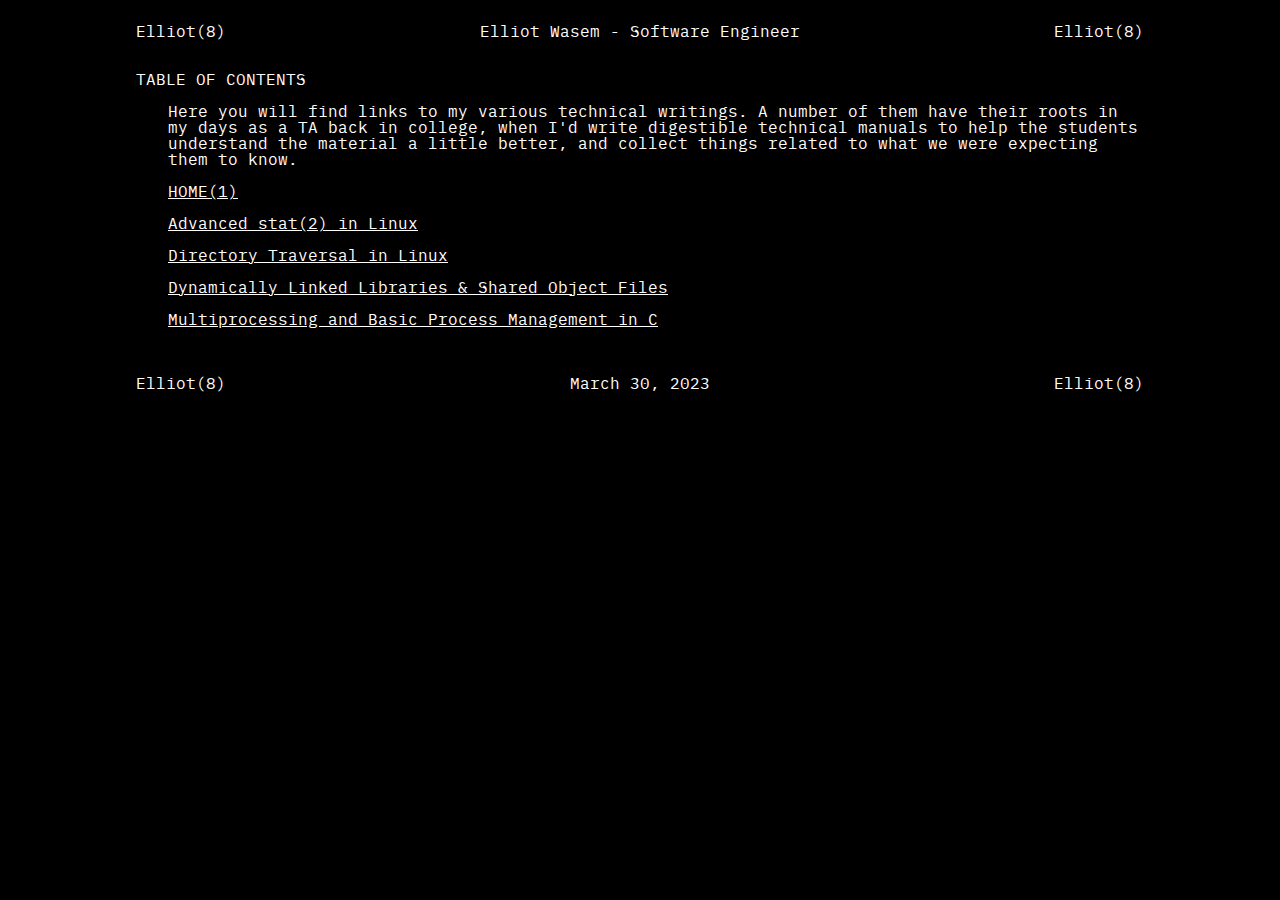
<file: manpage/manpage_table_of_contents.html>
<!DOCTYPE html>
<html>

<head>
    <meta charset="utf8" />
    <link rel="stylesheet" href="style.css" />
    <title>Elliot Wasem - Software Engineer</title>
</head>

<body>
    <div class="header-footer">
        <div class="header-footer-left">
            <p>
                Elliot(8)
            </p>
        </div>
        <div class="header-footer-middle">
            <p>
                Elliot Wasem - Software Engineer
            </p>
        </div>
        <div class="header-footer-right">
            <p>
                Elliot(8)
            </p>
        </div>
    </div>
    <div class="section">
        <div class="section-header">
            <p>TABLE OF CONTENTS</p>
        </div>
        <div class="section-contents">
            <p>
                Here you will find links to my various technical writings.
                A number of them have their roots in my days as a TA back
                in college, when I'd write digestible technical manuals to
                help the students understand the material a little better,
                and collect things related to what we were expecting them
                to know.
            </p>
            <p>
                <a href="../index.html">
                    HOME(1)
                </a>
            </p>
            <p>
                <a href="manpage_advanced_stat.html">
                    Advanced stat(2) in Linux
                </a>
            </p>
            <p>
                <a href="manpage_directory_traversal.html">
                    Directory Traversal in Linux
                </a>
            </p>
            <p>
                <a href="manpage_dynamically_linked_libs.html">
                    Dynamically Linked Libraries & Shared Object Files
                </a>
            </p>
            <p>
                <a href="manpage_fork_multiprocessing.html">
                    Multiprocessing and Basic Process Management in C
                </a>
            </p>
        </div>
    </div>
    <div class="header-footer">
        <div class="header-footer-left">
            <p>
                Elliot(8)
            </p>
        </div>
        <div class="header-footer-middle">
            <p>
                March 30, 2023
            </p>
        </div>
        <div class="header-footer-right">
            <p>
                Elliot(8)
            </p>
        </div>
    </div>
</body>
<script src="script.js"></script>

</html>
</file>
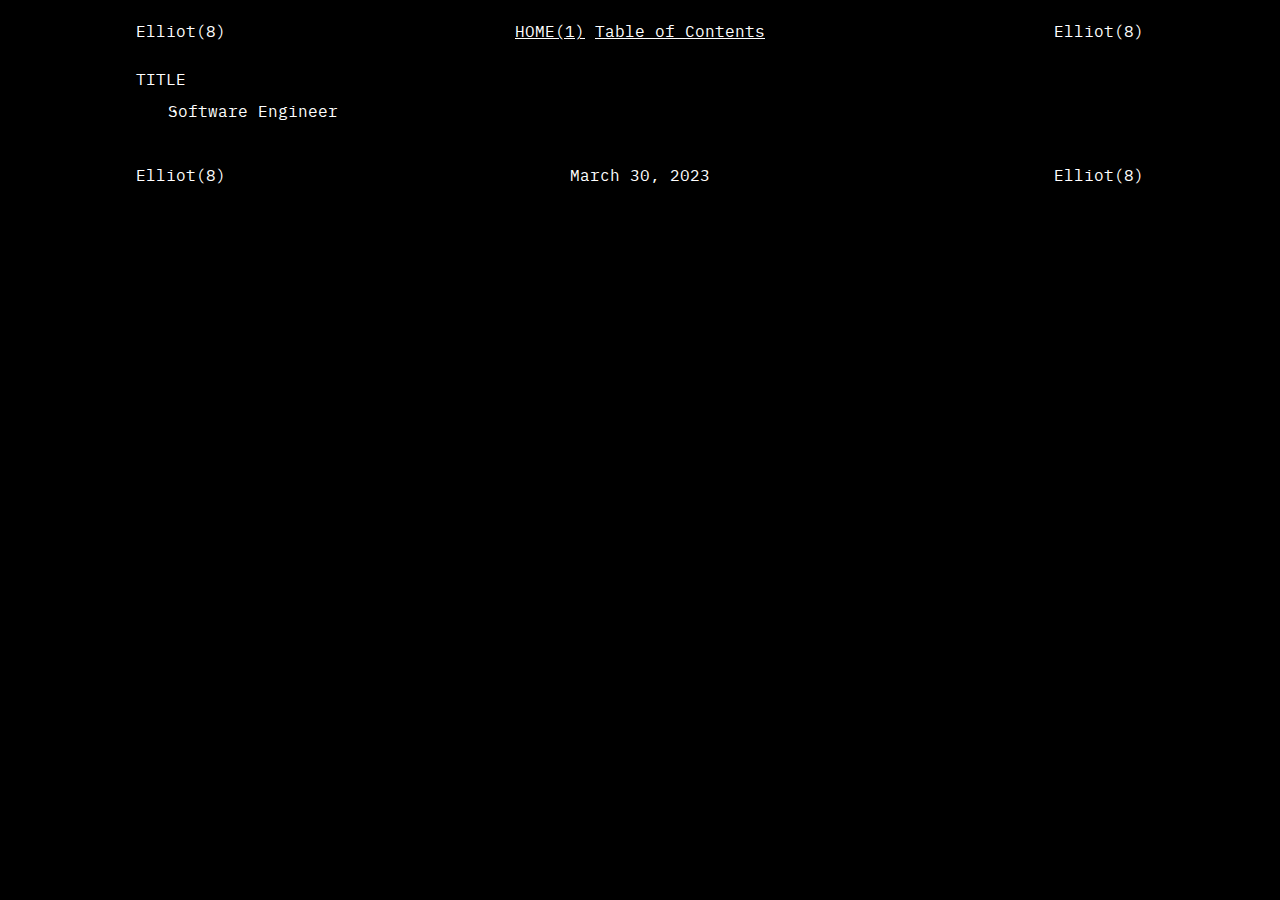
<file: manpage/manpage_template.html>
<!DOCTYPE html>
<html>

<head>
    <meta charset="utf8" />
    <link rel="stylesheet" href="style.css" />
    <title>Elliot Wasem - Software Engineer</title>
</head>

<body>
    <div class="header-footer">
        <div class="header-footer-left">
            <p>
                Elliot(8)
            </p>
        </div>
        <div class="header-footer-middle">
            <p>
                <a href="../index.html">HOME(1)</a>
                <a href="manpage_table_of_contents.html">Table of Contents</a>
            </p>
        </div>
        <div class="header-footer-right">
            <p>
                Elliot(8)
            </p>
        </div>
    </div>
    <div class="section">
        <div class="section-header">
            <p>TITLE</p>
        </div>
        <div class="section-contents">
            <p>Software Engineer</p>
        </div>
    </div>
    <div class="header-footer">
        <div class="header-footer-left">
            <p>
                Elliot(8)
            </p>
        </div>
        <div class="header-footer-middle">
            <p>
                March 30, 2023
            </p>
        </div>
        <div class="header-footer-right">
            <p>
                Elliot(8)
            </p>
        </div>
    </div>
</body>
<script src="script.js"></script>

</html>
</file>
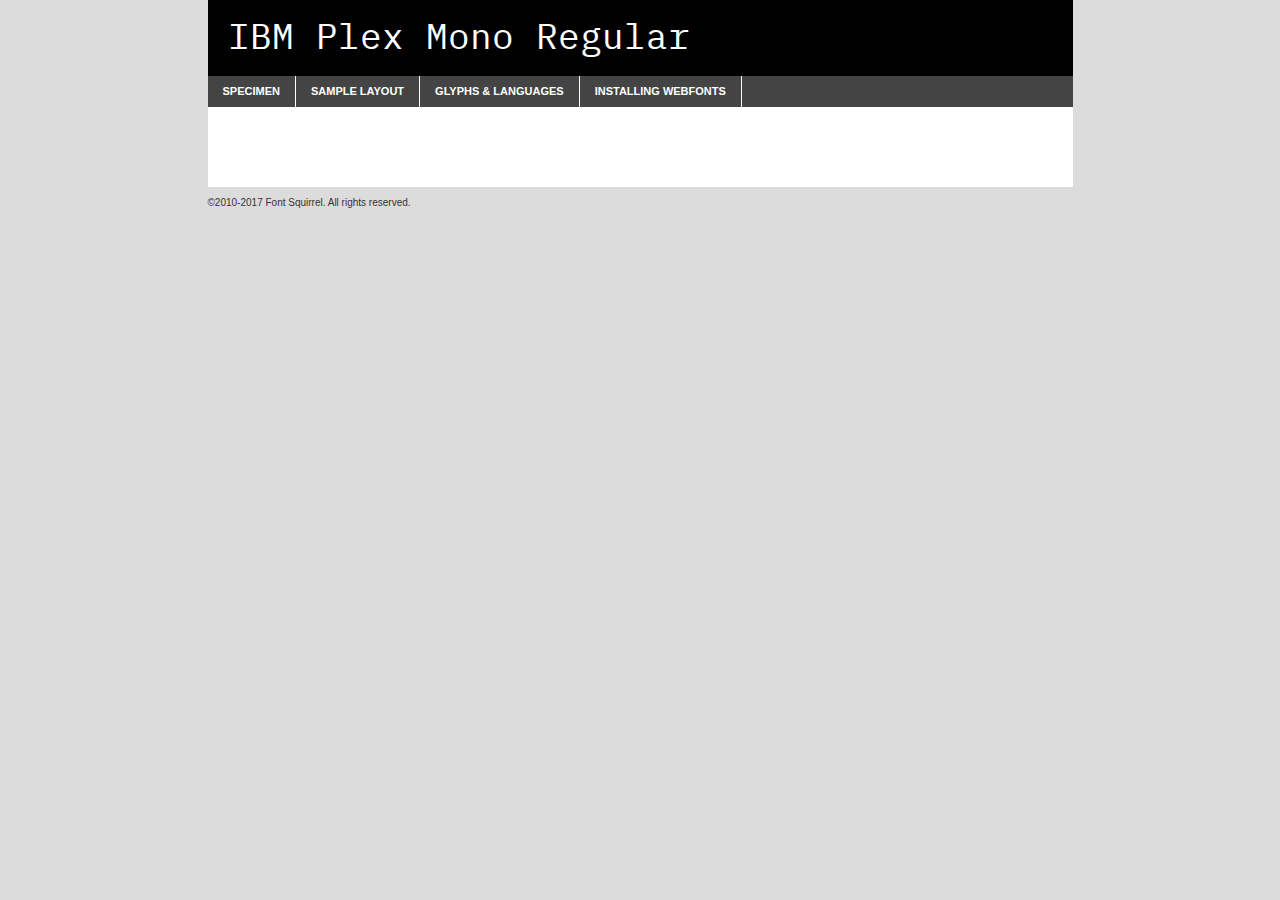
<file: manpage/IBM-Plex-Mono/ibmplexmono-regular-demo.html>
<!DOCTYPE html PUBLIC "-//W3C//DTD XHTML 1.0 Transitional//EN"
        "http://www.w3.org/TR/xhtml1/DTD/xhtml1-transitional.dtd">

<html xmlns="http://www.w3.org/1999/xhtml" xml:lang="en" lang="en">
<head>
    <meta http-equiv="Content-Type" content="text/html; charset=utf-8"/>
    <script src="http://ajax.googleapis.com/ajax/libs/jquery/1.7.2/jquery.min.js" type="text/javascript" charset="utf-8"></script>
    <script type="text/javascript">
		(function($) {
			$.fn.easyTabs = function(option) {
				var param = jQuery.extend({ fadeSpeed: 'fast', defaultContent: 1, activeClass: 'active' }, option);
				$(this).each(function() {
					var thisId = '#' + this.id;
					if ( param.defaultContent == '' )
					{
						param.defaultContent = 1;
					}
					if ( typeof param.defaultContent == 'number' )
					{
						var defaultTab = $(thisId + ' .tabs li:eq(' + (param.defaultContent - 1) + ') a').attr('href').substr(1);
					}
					else
					{
						var defaultTab = param.defaultContent;
					}
					$(thisId + ' .tabs li a').each(function() {
						var tabToHide = $(this).attr('href').substr(1);
						$('#' + tabToHide).addClass('easytabs-tab-content');
					});
					hideAll();
					changeContent(defaultTab);

					function hideAll() {$(thisId + ' .easytabs-tab-content').hide();}

					function changeContent(tabId)
					{
						hideAll();
						$(thisId + ' .tabs li').removeClass(param.activeClass);
						$(thisId + ' .tabs li a[href=#' + tabId + ']').closest('li').addClass(param.activeClass);
						if ( param.fadeSpeed != 'none' )
						{
							$(thisId + ' #' + tabId).fadeIn(param.fadeSpeed);
						}
						else
						{
							$(thisId + ' #' + tabId).show();
						}
					}

					$(thisId + ' .tabs li').click(function() {
						var tabId = $(this).find('a').attr('href').substr(1);
						changeContent(tabId);
						return false;
					});
				});
			}
		})(jQuery);
    </script>
    <link rel="stylesheet" href="specimen_files/specimen_stylesheet.css" type="text/css" charset="utf-8"/>
    <link rel="stylesheet" href="stylesheet.css" type="text/css" charset="utf-8"/>

    <style type="text/css">
        		body {
			font-family: 'ibm_plex_monoregular';
        		}

            </style>

    <title>IBM Plex Mono Regular Specimen</title>


    <script type="text/javascript" charset="utf-8">
		$(document).ready(function() {
			$('#container').easyTabs({ defaultContent: 1 });
		});
    </script>
</head>

<body>
<div id="container">
    <div id="header">
		IBM Plex Mono Regular    </div>
    <ul class="tabs">
        <li><a href="#specimen">Specimen</a></li>
        <li><a href="#layout">Sample Layout</a></li>
		        <li><a href="#glyphs">Glyphs &amp; Languages</a></li>
        <li><a href="#installing">Installing Webfonts</a></li>

    </ul>

    <div id="main_content">


        <div id="specimen">

            <div class="section">
                <div class="grid12 firstcol">
                    <div class="huge">AaBb</div>
                </div>
            </div>

            <div class="section">
                <div class="glyph_range">A&#x200B;B&#x200b;C&#x200b;D&#x200b;E&#x200b;F&#x200b;G&#x200b;H&#x200b;I&#x200b;J&#x200b;K&#x200b;L&#x200b;M&#x200b;N&#x200b;O&#x200b;P&#x200b;Q&#x200b;R&#x200b;S&#x200b;T&#x200b;U&#x200b;V&#x200b;W&#x200b;X&#x200b;Y&#x200b;Z&#x200b;a&#x200b;b&#x200b;c&#x200b;d&#x200b;e&#x200b;f&#x200b;g&#x200b;h&#x200b;i&#x200b;j&#x200b;k&#x200b;l&#x200b;m&#x200b;n&#x200b;o&#x200b;p&#x200b;q&#x200b;r&#x200b;s&#x200b;t&#x200b;u&#x200b;v&#x200b;w&#x200b;x&#x200b;y&#x200b;z&#x200b;1&#x200b;2&#x200b;3&#x200b;4&#x200b;5&#x200b;6&#x200b;7&#x200b;8&#x200b;9&#x200b;0&#x200b;&amp;&#x200b;.&#x200b;,&#x200b;?&#x200b;!&#x200b;&#64;&#x200b;(&#x200b;)&#x200b;#&#x200b;$&#x200b;%&#x200b;*&#x200b;+&#x200b;-&#x200b;=&#x200b;:&#x200b;;</div>
            </div>
            <div class="section">
                <div class="grid12 firstcol">
                    <table class="sample_table">
                        <tr>
                            <td>10</td>
                            <td class="size10">abcdefghijklmnopqrstuvwxyzABCDEFGHIJKLMNOPQRSTUVWXYZ0123456789abcdefghijklmnopqrstuvwxyzABCDEFGHIJKLMNOPQRSTUVWXYZ0123456789abcdefghijklmnopqrstuvwxyzABCDEFGHIJKLMNOPQRSTUVWXYZ</td>
                        </tr>
                        <tr>
                            <td>11</td>
                            <td class="size11">abcdefghijklmnopqrstuvwxyzABCDEFGHIJKLMNOPQRSTUVWXYZ0123456789abcdefghijklmnopqrstuvwxyzABCDEFGHIJKLMNOPQRSTUVWXYZ0123456789abcdefghijklmnopqrstuvwxyzABCDEFGHIJKLMNOPQRSTUVWXYZ</td>
                        </tr>
                        <tr>
                            <td>12</td>
                            <td class="size12">abcdefghijklmnopqrstuvwxyzABCDEFGHIJKLMNOPQRSTUVWXYZ0123456789abcdefghijklmnopqrstuvwxyzABCDEFGHIJKLMNOPQRSTUVWXYZ0123456789abcdefghijklmnopqrstuvwxyzABCDEFGHIJKLMNOPQRSTUVWXYZ</td>
                        </tr>
                        <tr>
                            <td>13</td>
                            <td class="size13">abcdefghijklmnopqrstuvwxyzABCDEFGHIJKLMNOPQRSTUVWXYZ0123456789abcdefghijklmnopqrstuvwxyzABCDEFGHIJKLMNOPQRSTUVWXYZ0123456789abcdefghijklmnopqrstuvwxyzABCDEFGHIJKLMNOPQRSTUVWXYZ</td>
                        </tr>
                        <tr>
                            <td>14</td>
                            <td class="size14">abcdefghijklmnopqrstuvwxyzABCDEFGHIJKLMNOPQRSTUVWXYZ0123456789abcdefghijklmnopqrstuvwxyzABCDEFGHIJKLMNOPQRSTUVWXYZ0123456789abcdefghijklmnopqrstuvwxyzABCDEFGHIJKLMNOPQRSTUVWXYZ</td>
                        </tr>
                        <tr>
                            <td>16</td>
                            <td class="size16">abcdefghijklmnopqrstuvwxyzABCDEFGHIJKLMNOPQRSTUVWXYZ0123456789abcdefghijklmnopqrstuvwxyzABCDEFGHIJKLMNOPQRSTUVWXYZ</td>
                        </tr>
                        <tr>
                            <td>18</td>
                            <td class="size18">abcdefghijklmnopqrstuvwxyzABCDEFGHIJKLMNOPQRSTUVWXYZ0123456789abcdefghijklmnopqrstuvwxyzABCDEFGHIJKLMNOPQRSTUVWXYZ</td>
                        </tr>
                        <tr>
                            <td>20</td>
                            <td class="size20">abcdefghijklmnopqrstuvwxyzABCDEFGHIJKLMNOPQRSTUVWXYZ0123456789abcdefghijklmnopqrstuvwxyzABCDEFGHIJKLMNOPQRSTUVWXYZ</td>
                        </tr>
                        <tr>
                            <td>24</td>
                            <td class="size24">abcdefghijklmnopqrstuvwxyzABCDEFGHIJKLMNOPQRSTUVWXYZ0123456789abcdefghijklmnopqrstuvwxyzABCDEFGHIJKLMNOPQRSTUVWXYZ</td>
                        </tr>
                        <tr>
                            <td>30</td>
                            <td class="size30">abcdefghijklmnopqrstuvwxyzABCDEFGHIJKLMNOPQRSTUVWXYZ0123456789abcdefghijklmnopqrstuvwxyzABCDEFGHIJKLMNOPQRSTUVWXYZ</td>
                        </tr>
                        <tr>
                            <td>36</td>
                            <td class="size36">abcdefghijklmnopqrstuvwxyzABCDEFGHIJKLMNOPQRSTUVWXYZ0123456789abcdefghijklmnopqrstuvwxyzABCDEFGHIJKLMNOPQRSTUVWXYZ</td>
                        </tr>
                        <tr>
                            <td>48</td>
                            <td class="size48">abcdefghijklmnopqrstuvwxyzABCDEFGHIJKLMNOPQRSTUVWXYZ0123456789abcdefghijklmnopqrstuvwxyzABCDEFGHIJKLMNOPQRSTUVWXYZ</td>
                        </tr>
                        <tr>
                            <td>60</td>
                            <td class="size60">abcdefghijklmnopqrstuvwxyzABCDEFGHIJKLMNOPQRSTUVWXYZ0123456789abcdefghijklmnopqrstuvwxyzABCDEFGHIJKLMNOPQRSTUVWXYZ</td>
                        </tr>
                        <tr>
                            <td>72</td>
                            <td class="size72">abcdefghijklmnopqrstuvwxyzABCDEFGHIJKLMNOPQRSTUVWXYZ0123456789abcdefghijklmnopqrstuvwxyzABCDEFGHIJKLMNOPQRSTUVWXYZ</td>
                        </tr>
                        <tr>
                            <td>90</td>
                            <td class="size90">abcdefghijklmnopqrstuvwxyzABCDEFGHIJKLMNOPQRSTUVWXYZ0123456789abcdefghijklmnopqrstuvwxyzABCDEFGHIJKLMNOPQRSTUVWXYZ</td>
                        </tr>
                    </table>

                </div>

            </div>


            <div class="section" id="bodycomparison">


                <div id="xheight">
                    <div class="fontbody">&#x25FC;&#x25FC;&#x25FC;&#x25FC;&#x25FC;&#x25FC;&#x25FC;&#x25FC;&#x25FC;&#x25FC;&#x25FC;&#x25FC;&#x25FC;&#x25FC;&#x25FC;&#x25FC;&#x25FC;&#x25FC;&#x25FC;&#x25FC;&#x25FC;&#x25FC;&#x25FC;&#x25FC;&#x25FC;&#x25FC;&#x25FC;&#x25FC;&#x25FC;&#x25FC;&#x25FC;&#x25FC;&#x25FC;&#x25FC;&#x25FC;&#x25FC;&#x25FC;&#x25FC;&#x25FC;&#x25FC;&#x25FC;&#x25FC;&#x25FC;&#x25FC;&#x25FC;&#x25FC;&#x25FC;&#x25FC;&#x25FC;&#x25FC;&#x25FC;&#x25FC;&#x25FC;&#x25FC;&#x25FC;&#x25FC;&#x25FC;&#x25FC;&#x25FC;&#x25FC;&#x25FC;&#x25FC;&#x25FC;&#x25FC;&#x25FC;&#x25FC;&#x25FC;&#x25FC;&#x25FC;&#x25FC;&#x25FC;&#x25FC;&#x25FC;&#x25FC;&#x25FC;&#x25FC;&#x25FC;&#x25FC;&#x25FC;&#x25FC;&#x25FC;&#x25FC;&#x25FC;&#x25FC;&#x25FC;&#x25FC;&#x25FC;&#x25FC;&#x25FC;&#x25FC;&#x25FC;&#x25FC;&#x25FC;&#x25FC;&#x25FC;&#x25FC;&#x25FC;&#x25FC;&#x25FC;body</div>
                    <div class="arialbody">body</div>
                    <div class="verdanabody">body</div>
                    <div class="georgiabody">body</div>
                </div>
                <div class="fontbody" style="z-index:1">
                    body<span>IBM Plex Mono Regular</span>
                </div>
                <div class="arialbody" style="z-index:1">
                    body<span>Arial</span>
                </div>
                <div class="verdanabody" style="z-index:1">
                    body<span>Verdana</span>
                </div>
                <div class="georgiabody" style="z-index:1">
                    body<span>Georgia</span>
                </div>


            </div>


            <div class="section psample psample_row1" id="">

                <div class="grid2 firstcol">
                    <p class="size10"><span>10.</span>Aenean lacinia bibendum nulla sed consectetur. Fusce dapibus, tellus ac cursus commodo, tortor mauris condimentum nibh, ut fermentum massa justo sit amet risus. Nullam id dolor id nibh ultricies vehicula ut id elit. Cum sociis natoque penatibus et magnis dis parturient montes, nascetur ridiculus mus. Nulla vitae elit libero, a pharetra augue.</p>

                </div>
                <div class="grid3">
                    <p class="size11"><span>11.</span>Aenean lacinia bibendum nulla sed consectetur. Fusce dapibus, tellus ac cursus commodo, tortor mauris condimentum nibh, ut fermentum massa justo sit amet risus. Nullam id dolor id nibh ultricies vehicula ut id elit. Cum sociis natoque penatibus et magnis dis parturient montes, nascetur ridiculus mus. Nulla vitae elit libero, a pharetra augue.</p>

                </div>
                <div class="grid3">
                    <p class="size12"><span>12.</span>Aenean lacinia bibendum nulla sed consectetur. Fusce dapibus, tellus ac cursus commodo, tortor mauris condimentum nibh, ut fermentum massa justo sit amet risus. Nullam id dolor id nibh ultricies vehicula ut id elit. Cum sociis natoque penatibus et magnis dis parturient montes, nascetur ridiculus mus. Nulla vitae elit libero, a pharetra augue.</p>

                </div>
                <div class="grid4">
                    <p class="size13"><span>13.</span>Aenean lacinia bibendum nulla sed consectetur. Fusce dapibus, tellus ac cursus commodo, tortor mauris condimentum nibh, ut fermentum massa justo sit amet risus. Nullam id dolor id nibh ultricies vehicula ut id elit. Cum sociis natoque penatibus et magnis dis parturient montes, nascetur ridiculus mus. Nulla vitae elit libero, a pharetra augue.</p>

                </div>
                <div class="white_blend"></div>

            </div>
            <div class="section psample psample_row2" id="">
                <div class="grid3 firstcol">
                    <p class="size14"><span>14.</span>Aenean lacinia bibendum nulla sed consectetur. Fusce dapibus, tellus ac cursus commodo, tortor mauris condimentum nibh, ut fermentum massa justo sit amet risus. Nullam id dolor id nibh ultricies vehicula ut id elit. Cum sociis natoque penatibus et magnis dis parturient montes, nascetur ridiculus mus. Nulla vitae elit libero, a pharetra augue.</p>

                </div>
                <div class="grid4">
                    <p class="size16"><span>16.</span>Aenean lacinia bibendum nulla sed consectetur. Fusce dapibus, tellus ac cursus commodo, tortor mauris condimentum nibh, ut fermentum massa justo sit amet risus. Nullam id dolor id nibh ultricies vehicula ut id elit. Cum sociis natoque penatibus et magnis dis parturient montes, nascetur ridiculus mus. Nulla vitae elit libero, a pharetra augue.</p>

                </div>
                <div class="grid5">
                    <p class="size18"><span>18.</span>Aenean lacinia bibendum nulla sed consectetur. Fusce dapibus, tellus ac cursus commodo, tortor mauris condimentum nibh, ut fermentum massa justo sit amet risus. Nullam id dolor id nibh ultricies vehicula ut id elit. Cum sociis natoque penatibus et magnis dis parturient montes, nascetur ridiculus mus. Nulla vitae elit libero, a pharetra augue.</p>

                </div>

                <div class="white_blend"></div>

            </div>

            <div class="section psample psample_row3" id="">
                <div class="grid5 firstcol">
                    <p class="size20"><span>20.</span>Aenean lacinia bibendum nulla sed consectetur. Fusce dapibus, tellus ac cursus commodo, tortor mauris condimentum nibh, ut fermentum massa justo sit amet risus. Nullam id dolor id nibh ultricies vehicula ut id elit. Cum sociis natoque penatibus et magnis dis parturient montes, nascetur ridiculus mus. Nulla vitae elit libero, a pharetra augue.</p>
                </div>
                <div class="grid7">
                    <p class="size24"><span>24.</span>Aenean lacinia bibendum nulla sed consectetur. Fusce dapibus, tellus ac cursus commodo, tortor mauris condimentum nibh, ut fermentum massa justo sit amet risus. Nullam id dolor id nibh ultricies vehicula ut id elit. Cum sociis natoque penatibus et magnis dis parturient montes, nascetur ridiculus mus. Nulla vitae elit libero, a pharetra augue.</p>
                </div>

                <div class="white_blend"></div>

            </div>

            <div class="section psample psample_row4" id="">
                <div class="grid12 firstcol">
                    <p class="size30"><span>30.</span>Aenean lacinia bibendum nulla sed consectetur. Fusce dapibus, tellus ac cursus commodo, tortor mauris condimentum nibh, ut fermentum massa justo sit amet risus. Nullam id dolor id nibh ultricies vehicula ut id elit. Cum sociis natoque penatibus et magnis dis parturient montes, nascetur ridiculus mus. Nulla vitae elit libero, a pharetra augue.</p>
                </div>
                <div class="white_blend"></div>

            </div>


            <div class="section psample psample_row1 fullreverse">
                <div class="grid2 firstcol">
                    <p class="size10"><span>10.</span>Aenean lacinia bibendum nulla sed consectetur. Fusce dapibus, tellus ac cursus commodo, tortor mauris condimentum nibh, ut fermentum massa justo sit amet risus. Nullam id dolor id nibh ultricies vehicula ut id elit. Cum sociis natoque penatibus et magnis dis parturient montes, nascetur ridiculus mus. Nulla vitae elit libero, a pharetra augue.</p>

                </div>
                <div class="grid3">
                    <p class="size11"><span>11.</span>Aenean lacinia bibendum nulla sed consectetur. Fusce dapibus, tellus ac cursus commodo, tortor mauris condimentum nibh, ut fermentum massa justo sit amet risus. Nullam id dolor id nibh ultricies vehicula ut id elit. Cum sociis natoque penatibus et magnis dis parturient montes, nascetur ridiculus mus. Nulla vitae elit libero, a pharetra augue.</p>

                </div>
                <div class="grid3">
                    <p class="size12"><span>12.</span>Aenean lacinia bibendum nulla sed consectetur. Fusce dapibus, tellus ac cursus commodo, tortor mauris condimentum nibh, ut fermentum massa justo sit amet risus. Nullam id dolor id nibh ultricies vehicula ut id elit. Cum sociis natoque penatibus et magnis dis parturient montes, nascetur ridiculus mus. Nulla vitae elit libero, a pharetra augue.</p>

                </div>
                <div class="grid4">
                    <p class="size13"><span>13.</span>Aenean lacinia bibendum nulla sed consectetur. Fusce dapibus, tellus ac cursus commodo, tortor mauris condimentum nibh, ut fermentum massa justo sit amet risus. Nullam id dolor id nibh ultricies vehicula ut id elit. Cum sociis natoque penatibus et magnis dis parturient montes, nascetur ridiculus mus. Nulla vitae elit libero, a pharetra augue.</p>

                </div>
                <div class="black_blend"></div>

            </div>

            <div class="section psample psample_row2 fullreverse">
                <div class="grid3 firstcol">
                    <p class="size14"><span>14.</span>Aenean lacinia bibendum nulla sed consectetur. Fusce dapibus, tellus ac cursus commodo, tortor mauris condimentum nibh, ut fermentum massa justo sit amet risus. Nullam id dolor id nibh ultricies vehicula ut id elit. Cum sociis natoque penatibus et magnis dis parturient montes, nascetur ridiculus mus. Nulla vitae elit libero, a pharetra augue.</p>

                </div>
                <div class="grid4">
                    <p class="size16"><span>16.</span>Aenean lacinia bibendum nulla sed consectetur. Fusce dapibus, tellus ac cursus commodo, tortor mauris condimentum nibh, ut fermentum massa justo sit amet risus. Nullam id dolor id nibh ultricies vehicula ut id elit. Cum sociis natoque penatibus et magnis dis parturient montes, nascetur ridiculus mus. Nulla vitae elit libero, a pharetra augue.</p>

                </div>
                <div class="grid5">
                    <p class="size18"><span>18.</span>Aenean lacinia bibendum nulla sed consectetur. Fusce dapibus, tellus ac cursus commodo, tortor mauris condimentum nibh, ut fermentum massa justo sit amet risus. Nullam id dolor id nibh ultricies vehicula ut id elit. Cum sociis natoque penatibus et magnis dis parturient montes, nascetur ridiculus mus. Nulla vitae elit libero, a pharetra augue.</p>

                </div>
                <div class="black_blend"></div>

            </div>

            <div class="section psample fullreverse psample_row3" id="">
                <div class="grid5 firstcol">
                    <p class="size20"><span>20.</span>Aenean lacinia bibendum nulla sed consectetur. Fusce dapibus, tellus ac cursus commodo, tortor mauris condimentum nibh, ut fermentum massa justo sit amet risus. Nullam id dolor id nibh ultricies vehicula ut id elit. Cum sociis natoque penatibus et magnis dis parturient montes, nascetur ridiculus mus. Nulla vitae elit libero, a pharetra augue.</p>
                </div>
                <div class="grid7">
                    <p class="size24"><span>24.</span>Aenean lacinia bibendum nulla sed consectetur. Fusce dapibus, tellus ac cursus commodo, tortor mauris condimentum nibh, ut fermentum massa justo sit amet risus. Nullam id dolor id nibh ultricies vehicula ut id elit. Cum sociis natoque penatibus et magnis dis parturient montes, nascetur ridiculus mus. Nulla vitae elit libero, a pharetra augue.</p>
                </div>

                <div class="black_blend"></div>

            </div>

            <div class="section psample fullreverse psample_row4" id="" style="border-bottom: 20px #000 solid;">
                <div class="grid12 firstcol">
                    <p class="size30"><span>30.</span>Aenean lacinia bibendum nulla sed consectetur. Fusce dapibus, tellus ac cursus commodo, tortor mauris condimentum nibh, ut fermentum massa justo sit amet risus. Nullam id dolor id nibh ultricies vehicula ut id elit. Cum sociis natoque penatibus et magnis dis parturient montes, nascetur ridiculus mus. Nulla vitae elit libero, a pharetra augue.</p>
                </div>
                <div class="black_blend"></div>

            </div>


        </div>

        <div id="layout">

            <div class="section">

                <div class="grid12 firstcol">
                    <h1>Lorem Ipsum Dolor</h1>
                    <h2>Etiam porta sem malesuada magna mollis euismod</h2>

                    <p class="byline">By <a href="#link">Aenean Lacinia</a></p>
                </div>
            </div>
            <div class="section">
                <div class="grid8 firstcol">
                    <p class="large">Donec sed odio dui. Morbi leo risus, porta ac consectetur ac, vestibulum at eros. Fusce dapibus, tellus ac cursus commodo, tortor mauris condimentum nibh, ut fermentum massa justo sit amet risus. </p>


                    <h3>Pellentesque ornare sem</h3>

                    <p>Maecenas sed diam eget risus varius blandit sit amet non magna. Maecenas faucibus mollis interdum. Donec ullamcorper nulla non metus auctor fringilla. Nullam id dolor id nibh ultricies vehicula ut id elit. Nullam id dolor id nibh ultricies vehicula ut id elit. </p>

                    <p>Aenean eu leo quam. Pellentesque ornare sem lacinia quam venenatis vestibulum. Lorem ipsum dolor sit amet, consectetur adipiscing elit. Cum sociis natoque penatibus et magnis dis parturient montes, nascetur ridiculus mus. </p>

                    <p>Nulla vitae elit libero, a pharetra augue. Praesent commodo cursus magna, vel scelerisque nisl consectetur et. Aenean lacinia bibendum nulla sed consectetur. </p>

                    <p>Nullam quis risus eget urna mollis ornare vel eu leo. Nullam quis risus eget urna mollis ornare vel eu leo. Maecenas sed diam eget risus varius blandit sit amet non magna. Donec ullamcorper nulla non metus auctor fringilla. </p>

                    <h3>Cras mattis consectetur</h3>

                    <p>Aenean eu leo quam. Pellentesque ornare sem lacinia quam venenatis vestibulum. Aenean lacinia bibendum nulla sed consectetur. Integer posuere erat a ante venenatis dapibus posuere velit aliquet. Cras mattis consectetur purus sit amet fermentum. </p>

                    <p>Nullam id dolor id nibh ultricies vehicula ut id elit. Nullam quis risus eget urna mollis ornare vel eu leo. Cras mattis consectetur purus sit amet fermentum.</p>
                </div>

                <div class="grid4 sidebar">

                    <div class="box reverse">
                        <p class="last">Nullam quis risus eget urna mollis ornare vel eu leo. Donec ullamcorper nulla non metus auctor fringilla. Cras mattis consectetur purus sit amet fermentum. Sed posuere consectetur est at lobortis. Lorem ipsum dolor sit amet, consectetur adipiscing elit. </p>
                    </div>

                    <p class="caption">Maecenas sed diam eget risus varius.</p>

                    <p>Vestibulum id ligula porta felis euismod semper. Integer posuere erat a ante venenatis dapibus posuere velit aliquet. Vestibulum id ligula porta felis euismod semper. Sed posuere consectetur est at lobortis. Maecenas sed diam eget risus varius blandit sit amet non magna. Fusce dapibus, tellus ac cursus commodo, tortor mauris condimentum nibh, ut fermentum massa justo sit amet risus. </p>


                    <p>Duis mollis, est non commodo luctus, nisi erat porttitor ligula, eget lacinia odio sem nec elit. Aenean lacinia bibendum nulla sed consectetur. Vivamus sagittis lacus vel augue laoreet rutrum faucibus dolor auctor. Aenean lacinia bibendum nulla sed consectetur. Nullam quis risus eget urna mollis ornare vel eu leo. </p>

                    <p>Praesent commodo cursus magna, vel scelerisque nisl consectetur et. Donec ullamcorper nulla non metus auctor fringilla. Maecenas faucibus mollis interdum. Fusce dapibus, tellus ac cursus commodo, tortor mauris condimentum nibh, ut fermentum massa justo sit amet risus. </p>

                </div>
            </div>

        </div>


		

        <div id="glyphs">
            <div class="section">
                <div class="grid12 firstcol">

                    <h1>Language Support</h1>
                    <p>The subset of IBM Plex Mono Regular in this kit supports the following languages:<br/>

						Albanian, Basque, Breton, Chamorro, Danish, Dutch, English, Faroese, Finnish, French, Frisian, Galician, German, Icelandic, Italian, Malagasy, Norwegian, Portuguese, Spanish, Alsatian, Aragonese, Arapaho, Arrernte, Asturian, Aymara, Bislama, Cebuano, Corsican, Fijian, French_creole, Genoese, Gilbertese, Greenlandic, Haitian_creole, Hiligaynon, Hmong, Hopi, Ibanag, Iloko_ilokano, Indonesian, Interglossa_glosa, Interlingua, Irish_gaelic, Jerriais, Lojban, Lombard, Luxembourgeois, Manx, Mohawk, Norfolk_pitcairnese, Occitan, Oromo, Pangasinan, Papiamento, Piedmontese, Potawatomi, Rhaeto-romance, Romansh, Rotokas, Sami_lule, Samoan, Sardinian, Scots_gaelic, Seychelles_creole, Shona, Sicilian, Somali, Southern_ndebele, Swahili, Swati_swazi, Tagalog_filipino_pilipino, Tetum, Tok_pisin, Uyghur_latinized, Volapuk, Walloon, Warlpiri, Xhosa, Yapese, Zulu, Latinbasic, Ubasic, Demo                    </p>
                    <h1>Glyph Chart</h1>
                    <p>The subset of IBM Plex Mono Regular in this kit includes all the glyphs listed below. Unicode entities are included above each glyph to help you insert individual characters into your layout.</p>
                    <div id="glyph_chart">

																																	                                <div><p>&amp;#13;</p>&#13;</div>
																				                                <div><p>&amp;#32;</p>&#32;</div>
																				                                <div><p>&amp;#33;</p>&#33;</div>
																				                                <div><p>&amp;#34;</p>&#34;</div>
																				                                <div><p>&amp;#35;</p>&#35;</div>
																				                                <div><p>&amp;#36;</p>&#36;</div>
																				                                <div><p>&amp;#37;</p>&#37;</div>
																				                                <div><p>&amp;#38;</p>&#38;</div>
																				                                <div><p>&amp;#39;</p>&#39;</div>
																				                                <div><p>&amp;#40;</p>&#40;</div>
																				                                <div><p>&amp;#41;</p>&#41;</div>
																				                                <div><p>&amp;#42;</p>&#42;</div>
																				                                <div><p>&amp;#43;</p>&#43;</div>
																				                                <div><p>&amp;#44;</p>&#44;</div>
																				                                <div><p>&amp;#45;</p>&#45;</div>
																				                                <div><p>&amp;#46;</p>&#46;</div>
																				                                <div><p>&amp;#47;</p>&#47;</div>
																				                                <div><p>&amp;#48;</p>&#48;</div>
																				                                <div><p>&amp;#49;</p>&#49;</div>
																				                                <div><p>&amp;#50;</p>&#50;</div>
																				                                <div><p>&amp;#51;</p>&#51;</div>
																				                                <div><p>&amp;#52;</p>&#52;</div>
																				                                <div><p>&amp;#53;</p>&#53;</div>
																				                                <div><p>&amp;#54;</p>&#54;</div>
																				                                <div><p>&amp;#55;</p>&#55;</div>
																				                                <div><p>&amp;#56;</p>&#56;</div>
																				                                <div><p>&amp;#57;</p>&#57;</div>
																				                                <div><p>&amp;#58;</p>&#58;</div>
																				                                <div><p>&amp;#59;</p>&#59;</div>
																				                                <div><p>&amp;#60;</p>&#60;</div>
																				                                <div><p>&amp;#61;</p>&#61;</div>
																				                                <div><p>&amp;#62;</p>&#62;</div>
																				                                <div><p>&amp;#63;</p>&#63;</div>
																				                                <div><p>&amp;#64;</p>&#64;</div>
																				                                <div><p>&amp;#65;</p>&#65;</div>
																				                                <div><p>&amp;#66;</p>&#66;</div>
																				                                <div><p>&amp;#67;</p>&#67;</div>
																				                                <div><p>&amp;#68;</p>&#68;</div>
																				                                <div><p>&amp;#69;</p>&#69;</div>
																				                                <div><p>&amp;#70;</p>&#70;</div>
																				                                <div><p>&amp;#71;</p>&#71;</div>
																				                                <div><p>&amp;#72;</p>&#72;</div>
																				                                <div><p>&amp;#73;</p>&#73;</div>
																				                                <div><p>&amp;#74;</p>&#74;</div>
																				                                <div><p>&amp;#75;</p>&#75;</div>
																				                                <div><p>&amp;#76;</p>&#76;</div>
																				                                <div><p>&amp;#77;</p>&#77;</div>
																				                                <div><p>&amp;#78;</p>&#78;</div>
																				                                <div><p>&amp;#79;</p>&#79;</div>
																				                                <div><p>&amp;#80;</p>&#80;</div>
																				                                <div><p>&amp;#81;</p>&#81;</div>
																				                                <div><p>&amp;#82;</p>&#82;</div>
																				                                <div><p>&amp;#83;</p>&#83;</div>
																				                                <div><p>&amp;#84;</p>&#84;</div>
																				                                <div><p>&amp;#85;</p>&#85;</div>
																				                                <div><p>&amp;#86;</p>&#86;</div>
																				                                <div><p>&amp;#87;</p>&#87;</div>
																				                                <div><p>&amp;#88;</p>&#88;</div>
																				                                <div><p>&amp;#89;</p>&#89;</div>
																				                                <div><p>&amp;#90;</p>&#90;</div>
																				                                <div><p>&amp;#91;</p>&#91;</div>
																				                                <div><p>&amp;#92;</p>&#92;</div>
																				                                <div><p>&amp;#93;</p>&#93;</div>
																				                                <div><p>&amp;#94;</p>&#94;</div>
																				                                <div><p>&amp;#95;</p>&#95;</div>
																				                                <div><p>&amp;#96;</p>&#96;</div>
																				                                <div><p>&amp;#97;</p>&#97;</div>
																				                                <div><p>&amp;#98;</p>&#98;</div>
																				                                <div><p>&amp;#99;</p>&#99;</div>
																				                                <div><p>&amp;#100;</p>&#100;</div>
																				                                <div><p>&amp;#101;</p>&#101;</div>
																				                                <div><p>&amp;#102;</p>&#102;</div>
																				                                <div><p>&amp;#103;</p>&#103;</div>
																				                                <div><p>&amp;#104;</p>&#104;</div>
																				                                <div><p>&amp;#105;</p>&#105;</div>
																				                                <div><p>&amp;#106;</p>&#106;</div>
																				                                <div><p>&amp;#107;</p>&#107;</div>
																				                                <div><p>&amp;#108;</p>&#108;</div>
																				                                <div><p>&amp;#109;</p>&#109;</div>
																				                                <div><p>&amp;#110;</p>&#110;</div>
																				                                <div><p>&amp;#111;</p>&#111;</div>
																				                                <div><p>&amp;#112;</p>&#112;</div>
																				                                <div><p>&amp;#113;</p>&#113;</div>
																				                                <div><p>&amp;#114;</p>&#114;</div>
																				                                <div><p>&amp;#115;</p>&#115;</div>
																				                                <div><p>&amp;#116;</p>&#116;</div>
																				                                <div><p>&amp;#117;</p>&#117;</div>
																				                                <div><p>&amp;#118;</p>&#118;</div>
																				                                <div><p>&amp;#119;</p>&#119;</div>
																				                                <div><p>&amp;#120;</p>&#120;</div>
																				                                <div><p>&amp;#121;</p>&#121;</div>
																				                                <div><p>&amp;#122;</p>&#122;</div>
																				                                <div><p>&amp;#123;</p>&#123;</div>
																				                                <div><p>&amp;#124;</p>&#124;</div>
																				                                <div><p>&amp;#125;</p>&#125;</div>
																				                                <div><p>&amp;#126;</p>&#126;</div>
																				                                <div><p>&amp;#160;</p>&#160;</div>
																				                                <div><p>&amp;#161;</p>&#161;</div>
																				                                <div><p>&amp;#162;</p>&#162;</div>
																				                                <div><p>&amp;#163;</p>&#163;</div>
																				                                <div><p>&amp;#164;</p>&#164;</div>
																				                                <div><p>&amp;#165;</p>&#165;</div>
																				                                <div><p>&amp;#166;</p>&#166;</div>
																				                                <div><p>&amp;#167;</p>&#167;</div>
																				                                <div><p>&amp;#168;</p>&#168;</div>
																				                                <div><p>&amp;#169;</p>&#169;</div>
																				                                <div><p>&amp;#170;</p>&#170;</div>
																				                                <div><p>&amp;#171;</p>&#171;</div>
																				                                <div><p>&amp;#172;</p>&#172;</div>
																				                                <div><p>&amp;#173;</p>&#173;</div>
																				                                <div><p>&amp;#174;</p>&#174;</div>
																				                                <div><p>&amp;#175;</p>&#175;</div>
																				                                <div><p>&amp;#176;</p>&#176;</div>
																				                                <div><p>&amp;#177;</p>&#177;</div>
																				                                <div><p>&amp;#178;</p>&#178;</div>
																				                                <div><p>&amp;#179;</p>&#179;</div>
																				                                <div><p>&amp;#180;</p>&#180;</div>
																				                                <div><p>&amp;#181;</p>&#181;</div>
																				                                <div><p>&amp;#182;</p>&#182;</div>
																				                                <div><p>&amp;#183;</p>&#183;</div>
																				                                <div><p>&amp;#184;</p>&#184;</div>
																				                                <div><p>&amp;#185;</p>&#185;</div>
																				                                <div><p>&amp;#186;</p>&#186;</div>
																				                                <div><p>&amp;#187;</p>&#187;</div>
																				                                <div><p>&amp;#188;</p>&#188;</div>
																				                                <div><p>&amp;#189;</p>&#189;</div>
																				                                <div><p>&amp;#190;</p>&#190;</div>
																				                                <div><p>&amp;#191;</p>&#191;</div>
																				                                <div><p>&amp;#192;</p>&#192;</div>
																				                                <div><p>&amp;#193;</p>&#193;</div>
																				                                <div><p>&amp;#194;</p>&#194;</div>
																				                                <div><p>&amp;#195;</p>&#195;</div>
																				                                <div><p>&amp;#196;</p>&#196;</div>
																				                                <div><p>&amp;#197;</p>&#197;</div>
																				                                <div><p>&amp;#198;</p>&#198;</div>
																				                                <div><p>&amp;#199;</p>&#199;</div>
																				                                <div><p>&amp;#200;</p>&#200;</div>
																				                                <div><p>&amp;#201;</p>&#201;</div>
																				                                <div><p>&amp;#202;</p>&#202;</div>
																				                                <div><p>&amp;#203;</p>&#203;</div>
																				                                <div><p>&amp;#204;</p>&#204;</div>
																				                                <div><p>&amp;#205;</p>&#205;</div>
																				                                <div><p>&amp;#206;</p>&#206;</div>
																				                                <div><p>&amp;#207;</p>&#207;</div>
																				                                <div><p>&amp;#208;</p>&#208;</div>
																				                                <div><p>&amp;#209;</p>&#209;</div>
																				                                <div><p>&amp;#210;</p>&#210;</div>
																				                                <div><p>&amp;#211;</p>&#211;</div>
																				                                <div><p>&amp;#212;</p>&#212;</div>
																				                                <div><p>&amp;#213;</p>&#213;</div>
																				                                <div><p>&amp;#214;</p>&#214;</div>
																				                                <div><p>&amp;#215;</p>&#215;</div>
																				                                <div><p>&amp;#216;</p>&#216;</div>
																				                                <div><p>&amp;#217;</p>&#217;</div>
																				                                <div><p>&amp;#218;</p>&#218;</div>
																				                                <div><p>&amp;#219;</p>&#219;</div>
																				                                <div><p>&amp;#220;</p>&#220;</div>
																				                                <div><p>&amp;#221;</p>&#221;</div>
																				                                <div><p>&amp;#222;</p>&#222;</div>
																				                                <div><p>&amp;#223;</p>&#223;</div>
																				                                <div><p>&amp;#224;</p>&#224;</div>
																				                                <div><p>&amp;#225;</p>&#225;</div>
																				                                <div><p>&amp;#226;</p>&#226;</div>
																				                                <div><p>&amp;#227;</p>&#227;</div>
																				                                <div><p>&amp;#228;</p>&#228;</div>
																				                                <div><p>&amp;#229;</p>&#229;</div>
																				                                <div><p>&amp;#230;</p>&#230;</div>
																				                                <div><p>&amp;#231;</p>&#231;</div>
																				                                <div><p>&amp;#232;</p>&#232;</div>
																				                                <div><p>&amp;#233;</p>&#233;</div>
																				                                <div><p>&amp;#234;</p>&#234;</div>
																				                                <div><p>&amp;#235;</p>&#235;</div>
																				                                <div><p>&amp;#236;</p>&#236;</div>
																				                                <div><p>&amp;#237;</p>&#237;</div>
																				                                <div><p>&amp;#238;</p>&#238;</div>
																				                                <div><p>&amp;#239;</p>&#239;</div>
																				                                <div><p>&amp;#240;</p>&#240;</div>
																				                                <div><p>&amp;#241;</p>&#241;</div>
																				                                <div><p>&amp;#242;</p>&#242;</div>
																				                                <div><p>&amp;#243;</p>&#243;</div>
																				                                <div><p>&amp;#244;</p>&#244;</div>
																				                                <div><p>&amp;#245;</p>&#245;</div>
																				                                <div><p>&amp;#246;</p>&#246;</div>
																				                                <div><p>&amp;#247;</p>&#247;</div>
																				                                <div><p>&amp;#248;</p>&#248;</div>
																				                                <div><p>&amp;#249;</p>&#249;</div>
																				                                <div><p>&amp;#250;</p>&#250;</div>
																				                                <div><p>&amp;#251;</p>&#251;</div>
																				                                <div><p>&amp;#252;</p>&#252;</div>
																				                                <div><p>&amp;#253;</p>&#253;</div>
																				                                <div><p>&amp;#254;</p>&#254;</div>
																				                                <div><p>&amp;#255;</p>&#255;</div>
																				                                <div><p>&amp;#338;</p>&#338;</div>
																				                                <div><p>&amp;#339;</p>&#339;</div>
																				                                <div><p>&amp;#376;</p>&#376;</div>
																				                                <div><p>&amp;#710;</p>&#710;</div>
																				                                <div><p>&amp;#732;</p>&#732;</div>
																				                                <div><p>&amp;#8192;</p>&#8192;</div>
																				                                <div><p>&amp;#8193;</p>&#8193;</div>
																				                                <div><p>&amp;#8194;</p>&#8194;</div>
																				                                <div><p>&amp;#8195;</p>&#8195;</div>
																				                                <div><p>&amp;#8196;</p>&#8196;</div>
																				                                <div><p>&amp;#8197;</p>&#8197;</div>
																				                                <div><p>&amp;#8198;</p>&#8198;</div>
																				                                <div><p>&amp;#8199;</p>&#8199;</div>
																				                                <div><p>&amp;#8200;</p>&#8200;</div>
																				                                <div><p>&amp;#8201;</p>&#8201;</div>
																				                                <div><p>&amp;#8202;</p>&#8202;</div>
																				                                <div><p>&amp;#8208;</p>&#8208;</div>
																				                                <div><p>&amp;#8209;</p>&#8209;</div>
																				                                <div><p>&amp;#8210;</p>&#8210;</div>
																				                                <div><p>&amp;#8211;</p>&#8211;</div>
																				                                <div><p>&amp;#8212;</p>&#8212;</div>
																				                                <div><p>&amp;#8216;</p>&#8216;</div>
																				                                <div><p>&amp;#8217;</p>&#8217;</div>
																				                                <div><p>&amp;#8218;</p>&#8218;</div>
																				                                <div><p>&amp;#8220;</p>&#8220;</div>
																				                                <div><p>&amp;#8221;</p>&#8221;</div>
																				                                <div><p>&amp;#8222;</p>&#8222;</div>
																				                                <div><p>&amp;#8226;</p>&#8226;</div>
																				                                <div><p>&amp;#8230;</p>&#8230;</div>
																				                                <div><p>&amp;#8239;</p>&#8239;</div>
																				                                <div><p>&amp;#8249;</p>&#8249;</div>
																				                                <div><p>&amp;#8250;</p>&#8250;</div>
																				                                <div><p>&amp;#8287;</p>&#8287;</div>
																				                                <div><p>&amp;#8364;</p>&#8364;</div>
																				                                <div><p>&amp;#8482;</p>&#8482;</div>
																				                                <div><p>&amp;#9724;</p>&#9724;</div>
																				                                <div><p>&amp;#64257;</p>&#64257;</div>
																				                                <div><p>&amp;#64258;</p>&#64258;</div>
																																                    </div>
                </div>


            </div>
        </div>


        <div id="specs">

        </div>

        <div id="installing">
            <div class="section">
                <div class="grid7 firstcol">
                    <h1>Installing Webfonts</h1>

                    <p>Webfonts are supported by all major browser platforms but not all in the same way. There are currently four different font formats that must be included in order to target all browsers. This includes TTF, WOFF, EOT and SVG.</p>

                    <h2>1. Upload your webfonts</h2>
                    <p>You must upload your webfont kit to your website. They should be in or near the same directory as your CSS files.</p>

                    <h2>2. Include the webfont stylesheet</h2>
                    <p>A special CSS @font-face declaration helps the various browsers select the appropriate font it needs without causing you a bunch of headaches. Learn more about this syntax by reading the <a href="https://www.fontspring.com/blog/further-hardening-of-the-bulletproof-syntax">Fontspring blog post</a> about it. The code for it is as follows:</p>


                    <code>
                        @font-face{
                        font-family: 'MyWebFont';
                        src: url('WebFont.eot');
                        src: url('WebFont.eot?#iefix') format('embedded-opentype'),
                        url('WebFont.woff') format('woff'),
                        url('WebFont.ttf') format('truetype'),
                        url('WebFont.svg#webfont') format('svg');
                        }
                    </code>

                    <p>We've already gone ahead and generated the code for you. All you have to do is link to the stylesheet in your HTML, like this:</p>
                    <code>&lt;link rel=&quot;stylesheet&quot; href=&quot;stylesheet.css&quot; type=&quot;text/css&quot; charset=&quot;utf-8&quot; /&gt;</code>

                    <h2>3. Modify your own stylesheet</h2>
                    <p>To take advantage of your new fonts, you must tell your stylesheet to use them. Look at the original @font-face declaration above and find the property called "font-family." The name linked there will be what you use to reference the font. Prepend that webfont name to the font stack in the "font-family" property, inside the selector you want to change. For example:</p>
                    <code>p { font-family: 'WebFont', Arial, sans-serif; }</code>

                    <h2>4. Test</h2>
                    <p>Getting webfonts to work cross-browser <em>can</em> be tricky. Use the information in the sidebar to help you if you find that fonts aren't loading in a particular browser.</p>
                </div>

                <div class="grid5 sidebar">
                    <div class="box">
                        <h2>Troubleshooting<br/>Font-Face Problems</h2>
                        <p>Having trouble getting your webfonts to load in your new website? Here are some tips to sort out what might be the problem.</p>

                        <h3>Fonts not showing in any browser</h3>

                        <p>This sounds like you need to work on the plumbing. You either did not upload the fonts to the correct directory, or you did not link the fonts properly in the CSS. If you've confirmed that all this is correct and you still have a problem, take a look at your .htaccess file and see if requests are getting intercepted.</p>

                        <h3>Fonts not loading in iPhone or iPad</h3>

                        <p>The most common problem here is that you are serving the fonts from an IIS server. IIS refuses to serve files that have unknown MIME types. If that is the case, you must set the MIME type for SVG to "image/svg+xml" in the server settings. Follow these instructions from Microsoft if you need help.</p>

                        <h3>Fonts not loading in Firefox</h3>

                        <p>The primary reason for this failure? You are still using a version Firefox older than 3.5. So upgrade already! If that isn't it, then you are very likely serving fonts from a different domain. Firefox requires that all font assets be served from the same domain. Lastly it is possible that you need to add WOFF to your list of MIME types (if you are serving via IIS.)</p>

                        <h3>Fonts not loading in IE</h3>

                        <p>Are you looking at Internet Explorer on an actual Windows machine or are you cheating by using a service like Adobe BrowserLab? Many of these screenshot services do not render @font-face for IE. Best to test it on a real machine.</p>

                        <h3>Fonts not loading in IE9</h3>

                        <p>IE9, like Firefox, requires that fonts be served from the same domain as the website. Make sure that is the case.</p>
                    </div>
                </div>
            </div>

        </div>

    </div>
    <div id="footer">
        <p>&copy;2010-2017 Font Squirrel. All rights reserved.</p>
    </div>
</div>
</body>
</html>
</file>
<file: style.css>
@font-face {
    font-family: 'IBM Plex Mono';
    src: url("manpage/IBM-Plex-Mono/ibmplexmono-regular-webfont.woff") format("woff");
}
button {
    -webkit-transition-duration: 0.2s;
    /* Safari */
    transition-duration: 0.1s;
    border-color: lightgray;
    border-radius: 8px;
    border-style: hidden;
    text-align-last: left;
}

body {
    background-color: black;
    padding-left: 0rem;
}

a {
    color: white;
}

/* The switch - the box around the slider */
.switch {
    position: relative;
    display: inline-block;
    width: 28px;
    height: 16px;
    margin-top: 2px;
}

/* Hide default HTML checkbox */
.switch input {
    opacity: 0;
    width: 0;
    height: 0;
}

/* The slider */
.slider {
    position: absolute;
    cursor: pointer;
    top: 0;
    left: 0;
    right: 0;
    bottom: 0;
    border-radius: 12px;
    background-color: lightgray;
    -webkit-transition: .4s;
    transition: .4s;
}

.slider:before {
    position: absolute;
    content: "";
    height: 12px;
    width: 12px;
    left: 2px;
    bottom: 2px;
    border-radius: 6px;
    background-color: black;
    -webkit-transition: .4s;
    transition: .4s;
}

input:checked+.slider {
    background-color: #2196F3;
}

input:focus+.slider {
    box-shadow: 0 0 1px #2196F3;
}

input:checked+.slider:before {
    -webkit-transform: translateX(12px);
    -ms-transform: translateX(126px);
    transform: translateX(12px);
}

.text-section {
    color: lightgray;
    line-height: 1.5rem;
    font-family: "IBM Plex Mono";
    font-size: 1rem;
    padding-left: 23rem;
}

.textdoc {
    color: white;
    margin-left: 2rem;
}

.navbutton button {
    font-weight: bold;
    background-color: black;
    color: lightgray;
    width: 20rem;
    height: 1.9rem;
    margin-top: 10px;
    padding: 0.3rem;
    outline: none;
    font-family: "IBM Plex Mono";
    font-size: 1rem;
}

.navbutton button:hover {
    background-color: lightgray;
    color: black;
}

.innernavbutton button {
    font-weight: bold;
    background-color: black;
    color: lightgray;
    width: 18rem;
    height: 1.9rem;
    padding: 0.3rem;
    margin-top: 10px;
    margin-left: 2rem;
    outline: none;
    font-family: "IBM Plex Mono";
    font-size: 1rem;
}

.innernavbutton button:hover {
    background-color: lightgray;
    color: black;
    font-family: "IBM Plex Mono";
    font-size: 1rem;
}

.innerinnernavbutton button {
    font-weight: bold;
    background-color: black;
    color: lightgray;
    width: 16rem;
    height: 1.9rem;
    padding: 0.3rem;
    margin-top: 10px;
    margin-left: 4rem;
    outline: none;
}

.innerinnernavbutton button:hover {
    background-color: lightgray;
    color: black;
}

.employment-children {
    display: none;
}

.courseassistant-children {
    display: none;
}

.education-children {
    display: none;
}

.skills-children {
    display: none;
}

.contact-children {
    display: none;
}

.path {
    color: #24a0ff;
    filter: contrast(.75);
}

.basicinfo {
    color: lightgray;
    font-family: "IBM Plex Mono";
    font-size: 1rem;
}

#main-entry {
    background-color: black;
    border: none;
    padding: 0;
    margin: 0;
    width: 80%;
    outline: none;
    font-family: "IBM Plex Mono";
    font-size: 1rem;
}

#prompt {
    padding-top: 0;
    font-family: "IBM Plex Mono";
    font-size: 1rem;
}

#hist {
    padding-bottom: 0.3rem;
    padding-top: 3rem;
}

#propic {
    height: 7rem;
    width: 7rem;
    border-radius: 50%;
    margin-right: 1rem;
}

#sidebar {
    padding-right: 3rem;
    padding-left: 3rem;
    padding-top: 0rem;
    position: fixed;
    font-family: "IBM Plex Mono";
    font-size: 1rem;
}

#imgdiv {
    display: flex;
    flex-direction: row;
}

#mydescription {
    display: flex;
    flex-direction: column;
    font-family: "IBM Plex Mono";
    font-size: 1rem;
}

#imglink {
    color: black;
}

#termtoggle {
    display: flex;
    flex-direction: row;
}

#termlabel {
    margin-right: 3rem;
    font-family: "IBM Plex Mono";
    font-size: 1rem;
}

#gui-display-contents {
    padding-top: 1rem;
    font-family: "IBM Plex Mono";
    font-size: 1rem;
}
</file>
<file: manpage/style.css>
body {
    background-color: black;
    font-family: 'IBM Plex Mono';
    color: white;
    padding-left: 8rem;
    padding-right: 8rem;
}
a {
    color: white;
}
pre {
    border-top: 1px solid;
    border-bottom: 1px solid;
    border-color: white;
}
code {
    font-family: 'IBM Plex Mono';
}
@font-face {
    font-family: 'IBM Plex Mono';
    src: url("IBM-Plex-Mono/ibmplexmono-regular-webfont.woff") format("woff");
}
.header-footer-left {
    text-align: left;
}
.header-footer-middle {
    text-align: center;
}
.header-footer-right {
    text-align: right;
}
.header-footer {
    display: flex;
    flex-direction: row;
    float: none;
    width: 100%;
    justify-content: space-between;
}
.section {
    padding-bottom: 1rem;
}
.section-contents {
    padding-left: 2rem;
}
.highlight {
    color: yellow;
}
</file>
<file: manpage/IBM-Plex-Mono/stylesheet.css>
/*! Generated by Font Squirrel (https://www.fontsquirrel.com) on March 30, 2023 */



@font-face {
    font-family: 'ibm_plex_monoregular';
    src: url('ibmplexmono-regular-webfont.woff2') format('woff2'),
         url('ibmplexmono-regular-webfont.woff') format('woff');
    font-weight: normal;
    font-style: normal;

}
</file>
<file: manpage/IBM-Plex-Mono/specimen_files/specimen_stylesheet.css>
@import url('grid_12-825-55-15.css');

/*  
	CSS Reset by Eric Meyer - Released under Public Domain
    http://meyerweb.com/eric/tools/css/reset/
*/
html, body, div, span, applet, object, iframe,
h1, h2, h3, h4, h5, h6, p, blockquote, pre,
a, abbr, acronym, address, big, cite, code,
del, dfn, em, font, img, ins, kbd, q, s, samp,
small, strike, strong, sub, sup, tt, var,
b, u, i, center, dl, dt, dd, ol, ul, li,
fieldset, form, label, legend, table,
caption, tbody, tfoot, thead, tr, th, td {
	margin:         0;
	padding:        0;
	border:         0;
	outline:        0;
	font-size:      100%;
	vertical-align: baseline;
	background:     transparent;
}

body {
	line-height: 1;
}

ol, ul {
	list-style: none;
}

blockquote, q {
	quotes: none;
}

blockquote:before, blockquote:after,
q:before, q:after {
	content: '';
	content: none;
}

:focus {
	outline: 0;
}

ins {
	text-decoration: none;
}

del {
	text-decoration: line-through;
}

table {
	border-collapse: collapse;
	border-spacing:  0;
}


body {
	color:            #000;
	background-color: #dcdcdc;
}

a {
	text-decoration: none;
	color:           #1883ba;
}

h1 {
	font-size:     32px;
	font-weight:   normal;
	font-style:    normal;
	margin-bottom: 18px;
}

h2 {
	font-size: 18px;
}

#container {
	width:  865px;
	margin: 0px auto;
}


#header {
	padding:          20px;
	font-size:        36px;
	background-color: #000;
	color:            #fff;
}

#header span {
	color: #666;
}

#main_content {
	background-color: #fff;
	padding:          60px 20px 20px;
}


#footer p {
	margin:         0;
	padding-top:    10px;
	padding-bottom: 50px;
	color:          #333;
	font:           10px Arial, sans-serif;
}

.tabs {
	width:            100%;
	height:           31px;
	background-color: #444;
}

.tabs li {
	float:            left;
	margin:           0;
	overflow:         hidden;
	background-color: #444;
}

.tabs li a {
	display:         block;
	color:           #fff;
	text-decoration: none;
	font:            bold 11px/11px 'Arial';
	text-transform:  uppercase;
	padding:         10px 15px;
	border-right:    1px solid #fff;
}

.tabs li a:hover {
	background-color: #00b3ff;

}

.tabs li.active a {
	color:            #000;
	background-color: #fff;
}


div.huge {

	font-size:      300px;
	line-height:    1em;
	padding:        0;
	letter-spacing: -.02em;
	overflow:       hidden;
}

div.glyph_range {
	font-size:   72px;
	line-height: 1.1em;
}

.size10 {
	font-size: 10px;
}

.size11 {
	font-size: 11px;
}

.size12 {
	font-size: 12px;
}

.size13 {
	font-size: 13px;
}

.size14 {
	font-size: 14px;
}

.size16 {
	font-size: 16px;
}

.size18 {
	font-size: 18px;
}

.size20 {
	font-size: 20px;
}

.size24 {
	font-size: 24px;
}

.size30 {
	font-size: 30px;
}

.size36 {
	font-size: 36px;
}

.size48 {
	font-size: 48px;
}

.size60 {
	font-size: 60px;
}

.size72 {
	font-size: 72px;
}

.size90 {
	font-size: 90px;
}


.psample_row1 {
	height: 120px;
}

.psample_row1 {
	height: 120px;
}

.psample_row2 {
	height: 160px;
}

.psample_row3 {
	height: 160px;
}

.psample_row4 {
	height: 160px;
}

.psample {
	overflow: hidden;
	position: relative;
}

.psample p {
	line-height: 1.3em;
	display:     block;
	overflow:    hidden;
	margin:      0;
}

.psample span {
	margin-right: .5em;
}

.white_blend {
	width:            100%;
	height:           61px;
	background-image: url([data-uri]);
	position:         absolute;
	bottom:           0;
}

.black_blend {
	width:            100%;
	height:           61px;
	background-image: url([data-uri]);
	position:         absolute;
	bottom:           0;
}

.fullreverse {
	background:    #000 !important;
	color:         #fff !important;
	margin-left:   -20px;
	padding-left:  20px;
	margin-right:  -20px;
	padding-right: 20px;
	padding:       20px;
	margin-bottom: 0;
}


.sample_table td {
	padding-top:    3px;
	padding-bottom: 5px;
	padding-left:   5px;
	vertical-align: middle;
	line-height:    1.2em;
}

.sample_table td:first-child {
	background-color: #eee;
	text-align:       right;
	padding-right:    5px;
	padding-left:     0;
	padding:          5px;
	font:             11px/12px 'Courier New', Courier, mono;
}

code {
	white-space:      pre;
	background-color: #eee;
	display:          block;
	padding:          10px;
	margin-bottom:    18px;
	overflow:         auto;
}


.bottom, .last {
	margin-bottom:  0 !important;
	padding-bottom: 0 !important;
}

.box {
	padding:       18px;
	margin-bottom: 18px;
	background:    #eee;
}

.reverse, .reversed {
	background: #000 !important;
	color:      #fff !important;
	border:     none !important;
}

#bodycomparison {
	position:    relative;
	overflow:    hidden;
	font-size:   72px;
	height:      90px;
	white-space: nowrap;
}

#bodycomparison div {
	font-size:   72px;
	line-height: 90px;
	display:     inline;
	margin:      0 15px 0 0;
	padding:     0;
}

#bodycomparison div span {
	font:     10px Arial;
	position: absolute;
	left:     0;
}

#xheight {
	float:       none;
	position:    absolute;
	color:       #d9f3ff;
	font-size:   72px;
	line-height: 90px;
}

.fontbody {
	position: relative;
}

.arialbody {
	font-family: Arial;
	position:    relative;
}

.verdanabody {
	font-family: Verdana;
	position:    relative;
}

.georgiabody {
	font-family: Georgia;
	position:    relative;
}

/* @group Layout page
 */

#layout h1 {
	font-size:   36px;
	line-height: 42px;
	font-weight: normal;
	font-style:  normal;
}

#layout h2 {
	font-size:   24px;
	line-height: 23px;
	font-weight: normal;
	font-style:  normal;
}

#layout h3 {
	font-size:   22px;
	line-height: 1.4em;
	margin-top:  1em;
	font-weight: normal;
	font-style:  normal;
}


#layout p.byline {
	font-size:     12px;
	margin-top:    18px;
	line-height:   12px;
	margin-bottom: 0;
}

#layout p {
	font-size:     14px;
	line-height:   21px;
	margin-bottom: .5em;
}

#layout p.large {
	font-size:   18px;
	line-height: 26px;
}

#layout .sidebar p {
	font-size:   12px;
	line-height: 1.4em;
}

#layout p.caption {
	font-size:     10px;
	margin-top:    -16px;
	margin-bottom: 18px;
}

/* @end */

/* @group Glyphs */

#glyph_chart div {
	background-color: #d9f3ff;
	color:            black;
	float:            left;
	font-size:        36px;
	height:           1.2em;
	line-height:      1.2em;
	margin-bottom:    1px;
	margin-right:     1px;
	text-align:       center;
	width:            1.2em;
	position:         relative;
	padding:          .6em .2em .2em;
}

#glyph_chart div p {
	position:         absolute;
	left:             0;
	top:              0;
	display:          block;
	text-align:       center;
	font:             bold 9px Arial, sans-serif;
	background-color: #3a768f;
	width:            100%;
	color:            #fff;
	padding:          2px 0;
}


#glyphs h1 {
	font-family: Arial, sans-serif;
}

/* @end */

/* @group Installing */

#installing {
	font: 13px Arial, sans-serif;
}

#installing p,
#glyphs p {
	line-height:   1.2em;
	margin-bottom: 18px;
	font:          13px Arial, sans-serif;
}


#installing h3 {
	font-size:  15px;
	margin-top: 18px;
}

/* @end */

#rendering h1 {
	font-family: Arial, sans-serif;
}

.render_table td {
	font:           11px 'Courier New', Courier, mono;
	vertical-align: middle;
}
</file>
